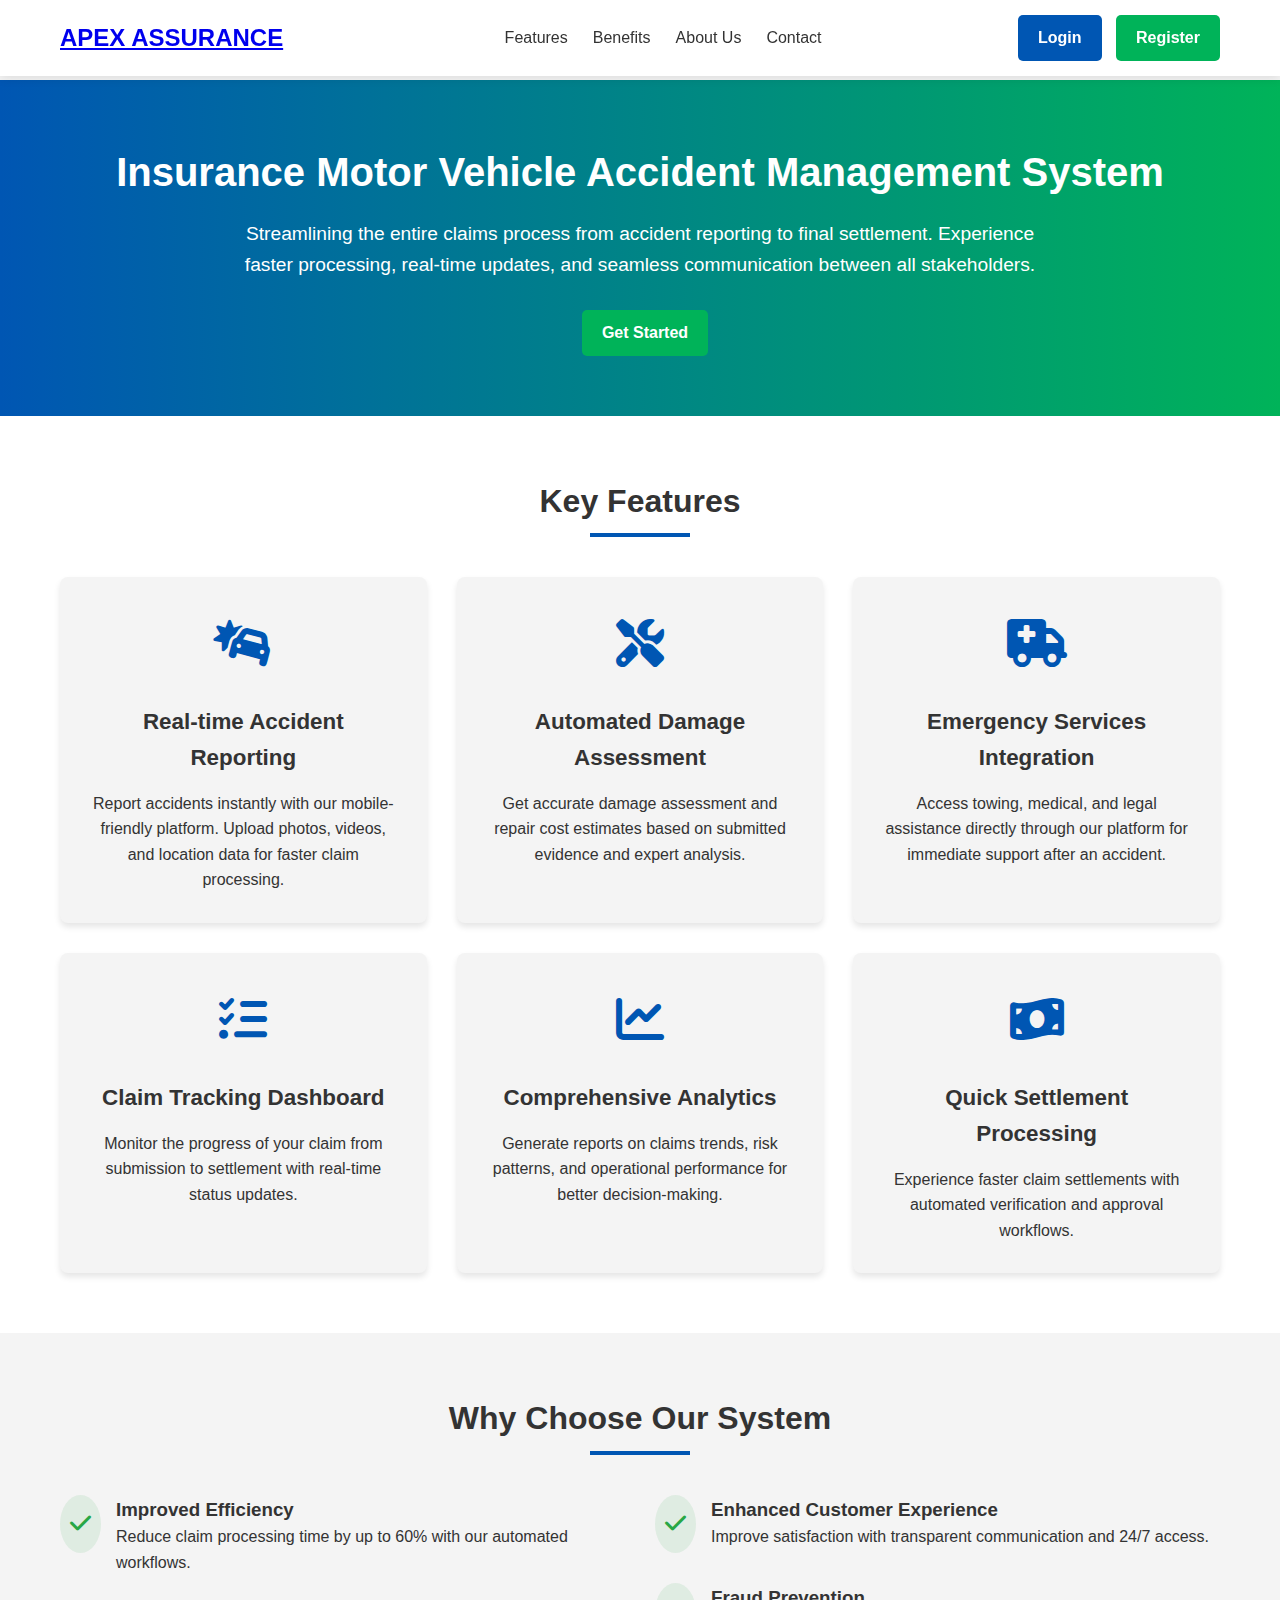
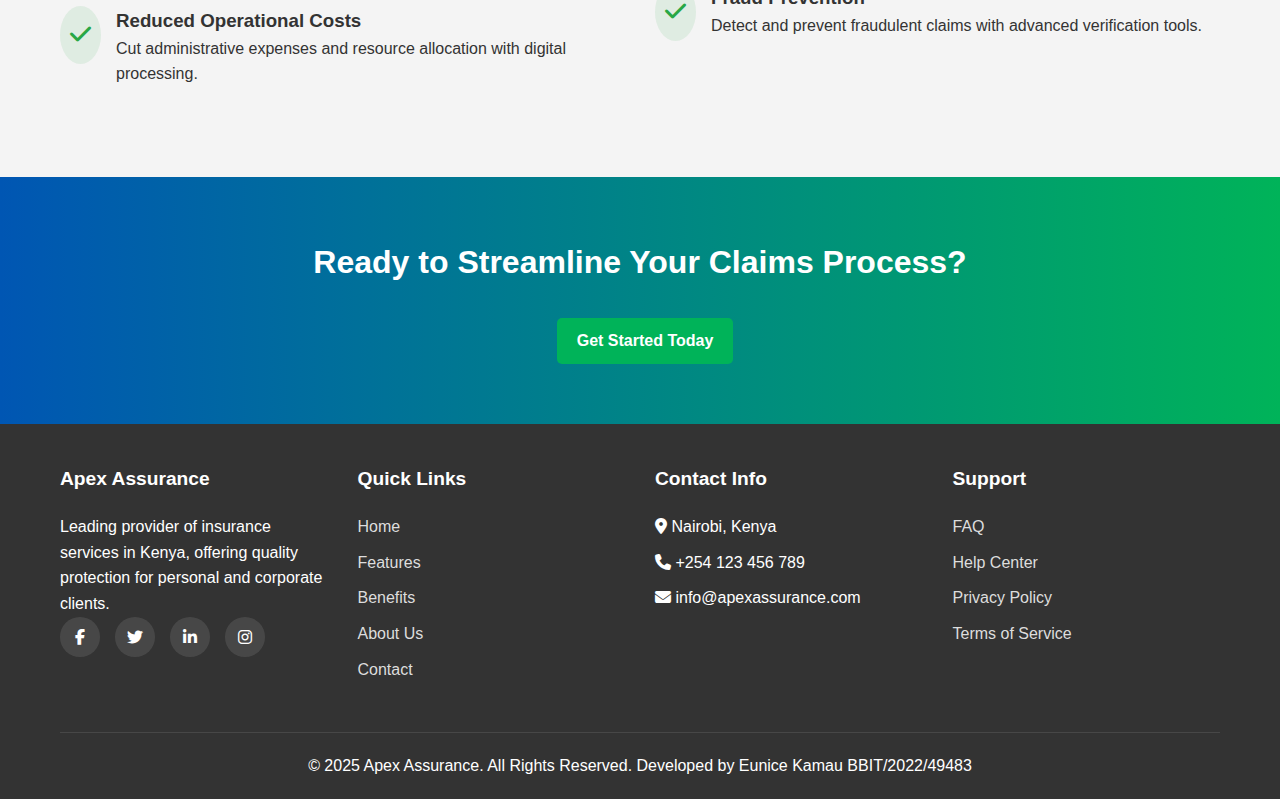
<file: index.html>
<!DOCTYPE html>
<html lang="en">
<head>
    <meta charset="UTF-8">
    <meta name="viewport" content="width=device-width, initial-scale=1.0">
    <title>Apex Assurance - Motor Vehicle Accident Management System</title>
    <link rel="stylesheet" href="https://cdnjs.cloudflare.com/ajax/libs/font-awesome/6.4.0/css/all.min.css">
    <style>
        * {
            margin: 0;
            padding: 0;
            box-sizing: border-box;
            font-family: 'Segoe UI', Tahoma, Geneva, Verdana, sans-serif;
        }
        
        :root {
            --primary-color: #0056b3;
            --secondary-color: #00b359;
            --dark-color: #333;
            --light-color: #f4f4f4;
            --danger-color: #dc3545;
            --success-color: #28a745;
        }
        
        body {
            line-height: 1.6;
            background-color: var(--light-color);
            color: var(--dark-color);
        }
        
        .container {
            max-width: 1200px;
            margin: 0 auto;
            padding: 0 20px;
        }
        
        /* Header Styles */
        header {
            background-color: #fff;
            box-shadow: 0 2px 10px rgba(0, 0, 0, 0.1);
            position: fixed;
            top: 0;
            width: 100%;
            z-index: 100;
        }
        
        .logo img {
            height: 50px;
        }
        
        nav {
            display: flex;
            justify-content: space-between;
            align-items: center;
            padding: 15px 0;
        }
        
        .nav-links {
            display: flex;
            list-style: none;
        }
        
        .nav-links li {
            margin-left: 25px;
        }
        
        .nav-links a {
            text-decoration: none;
            color: var(--dark-color);
            font-weight: 500;
            transition: color 0.3s;
        }
        
        .nav-links a:hover {
            color: var(--primary-color);
        }
        
        .btn {
            display: inline-block;
            padding: 10px 20px;
            cursor: pointer;
            border: none;
            border-radius: 5px;
            text-decoration: none;
            font-weight: bold;
            transition: background-color 0.3s, transform 0.3s;
        }
        
        .btn-primary {
            background-color: var(--primary-color);
            color: white;
        }
        
        .btn-primary:hover {
            background-color: #0045a2;
            transform: translateY(-2px);
        }
        
        .btn-secondary {
            background-color: var(--secondary-color);
            color: white;
            margin-left: 10px;
        }
        
        .btn-secondary:hover {
            background-color: #009e4c;
            transform: translateY(-2px);
        }
        
        /* Hero Section */
        .hero {
            margin-top: 80px;
            padding: 60px 0;
            background: linear-gradient(to right, #0056b3, #00b359);
            color: white;
            text-align: center;
        }
        
        .hero h1 {
            font-size: 2.5rem;
            margin-bottom: 15px;
        }
        
        .hero p {
            font-size: 1.2rem;
            max-width: 800px;
            margin: 0 auto 30px;
        }
        
        /* Features Section */
        .features {
            padding: 60px 0;
            background-color: white;
        }
        
        .section-title {
            text-align: center;
            margin-bottom: 50px;
            font-size: 2rem;
            position: relative;
        }
        
        .section-title::after {
            content: '';
            position: absolute;
            bottom: -10px;
            left: 50%;
            transform: translateX(-50%);
            width: 100px;
            height: 4px;
            background-color: var(--primary-color);
        }
        
        .features-grid {
            display: grid;
            grid-template-columns: repeat(auto-fit, minmax(300px, 1fr));
            gap: 30px;
        }
        
        .feature-card {
            background-color: var(--light-color);
            padding: 30px;
            border-radius: 8px;
            box-shadow: 0 4px 6px rgba(0, 0, 0, 0.1);
            text-align: center;
            transition: transform 0.3s;
        }
        
        .feature-card:hover {
            transform: translateY(-10px);
        }
        
        .feature-icon {
            font-size: 3rem;
            color: var(--primary-color);
            margin-bottom: 20px;
        }
        
        .feature-card h3 {
            margin-bottom: 15px;
            font-size: 1.4rem;
        }
        
        /* Benefits Section */
        .benefits {
            padding: 60px 0;
            background-color: var(--light-color);
        }
        
        .benefits-grid {
            display: grid;
            grid-template-columns: repeat(auto-fit, minmax(300px, 1fr));
            gap: 30px;
        }
        
        .benefit-item {
            display: flex;
            align-items: flex-start;
            margin-bottom: 30px;
        }
        
        .benefit-icon {
            font-size: 1.5rem;
            color: var(--success-color);
            margin-right: 15px;
            background-color: rgba(40, 167, 69, 0.1);
            padding: 10px;
            border-radius: 50%;
        }
        
        /* CTA Section */
        .cta {
            padding: 60px 0;
            background: linear-gradient(to right, #0056b3, #00b359);
            color: white;
            text-align: center;
        }
        
        .cta h2 {
            font-size: 2rem;
            margin-bottom: 30px;
        }
        
        /* Footer */
        footer {
            background-color: var(--dark-color);
            color: white;
            padding: 40px 0 20px;
        }
        
        .footer-columns {
            display: grid;
            grid-template-columns: repeat(auto-fit, minmax(200px, 1fr));
            gap: 30px;
            margin-bottom: 40px;
        }
        
        .footer-column h3 {
            font-size: 1.2rem;
            margin-bottom: 20px;
            position: relative;
        }
        
        .footer-column h3::after {
            content: '';
            position: absolute;
            bottom: -8px;
            left: 0;
            width: 50px;
            height: 2px;
            background-color: var (--secondary-color);
        }
        
        .footer-column ul {
            list-style: none;
        }
        
        .footer-column li {
            margin-bottom: 10px;
        }
        
        .footer-column a {
            color: #ddd;
            text-decoration: none;
            transition: color 0.3s;
        }
        
        .footer-column a:hover {
            color: var(--secondary-color);
        }
        
        .social-links {
            display: flex;
            gap: 15px;
        }
        
        .social-links a {
            color: white;
            background-color: rgba(255, 255, 255, 0.1);
            width: 40px;
            height: 40px;
            display: flex;
            align-items: center;
            justify-content: center;
            border-radius: 50%;
            transition: background-color 0.3s;
        }
        
        .social-links a:hover {
            background-color: var(--secondary-color);
        }
        
        .footer-bottom {
            text-align: center;
            padding-top: 20px;
            border-top: 1px solid rgba(255, 255, 255, 0.1);
        }
        
        /* Responsive Design */
        @media (max-width: 768px) {
            .nav-links {
                display: none;
            }
            
            .hero h1 {
                font-size: 2rem;
            }
            
            .hero p {
                font-size: 1rem;
            }
        }
    </style>
</head>
<body>
    <!-- Header with Navigation -->
    <header>
        <div class="container">
            <nav>
                <div class="logo">
                    <a href="index.html">
                        <h2>APEX ASSURANCE</h2>
                    </a>
                </div>
                <ul class="nav-links">
                    <li><a href="#features">Features</a></li>
                    <li><a href="#benefits">Benefits</a></li>
                    <li><a href="#about">About Us</a></li>
                    <li><a href="#contact">Contact</a></li>
                </ul>
                <div>
                    <a href="login.html" class="btn btn-primary">Login</a>
                    <a href="register.html" class="btn btn-secondary">Register</a>
                </div>
            </nav>
        </div>
    </header>

    <!-- Hero Section -->
    <section class="hero">
        <div class="container">
            <h1>Insurance Motor Vehicle Accident Management System</h1>
            <p>
                Streamlining the entire claims process from accident reporting to final settlement. Experience faster processing, 
                real-time updates, and seamless communication between all stakeholders.
            </p>
            <a href="register.html" class="btn btn-secondary">Get Started</a>
        </div>
    </section>

    <!-- Features Section -->
    <section class="features" id="features">
        <div class="container">
            <h2 class="section-title">Key Features</h2>
            <div class="features-grid">
                <div class="feature-card">
                    <div class="feature-icon">
                        <i class="fas fa-car-crash"></i>
                    </div>
                    <h3>Real-time Accident Reporting</h3>
                    <p>Report accidents instantly with our mobile-friendly platform. Upload photos, videos, and location data for faster claim processing.</p>
                </div>
                <div class="feature-card">
                    <div class="feature-icon">
                        <i class="fas fa-tools"></i>
                    </div>
                    <h3>Automated Damage Assessment</h3>
                    <p>Get accurate damage assessment and repair cost estimates based on submitted evidence and expert analysis.</p>
                </div>
                <div class="feature-card">
                    <div class="feature-icon">
                        <i class="fas fa-ambulance"></i>
                    </div>
                    <h3>Emergency Services Integration</h3>
                    <p>Access towing, medical, and legal assistance directly through our platform for immediate support after an accident.</p>
                </div>
                <div class="feature-card">
                    <div class="feature-icon">
                        <i class="fas fa-tasks"></i>
                    </div>
                    <h3>Claim Tracking Dashboard</h3>
                    <p>Monitor the progress of your claim from submission to settlement with real-time status updates.</p>
                </div>
                <div class="feature-card">
                    <div class="feature-icon">
                        <i class="fas fa-chart-line"></i>
                    </div>
                    <h3>Comprehensive Analytics</h3>
                    <p>Generate reports on claims trends, risk patterns, and operational performance for better decision-making.</p>
                </div>
                <div class="feature-card">
                    <div class="feature-icon">
                        <i class="fas fa-money-bill-wave"></i>
                    </div>
                    <h3>Quick Settlement Processing</h3>
                    <p>Experience faster claim settlements with automated verification and approval workflows.</p>
                </div>
            </div>
        </div>
    </section>

    <!-- Benefits Section -->
    <section class="benefits" id="benefits">
        <div class="container">
            <h2 class="section-title">Why Choose Our System</h2>
            <div class="benefits-grid">
                <div>
                    <div class="benefit-item">
                        <div class="benefit-icon">
                            <i class="fas fa-check"></i>
                        </div>
                        <div>
                            <h3>Improved Efficiency</h3>
                            <p>Reduce claim processing time by up to 60% with our automated workflows.</p>
                        </div>
                    </div>
                    <div class="benefit-item">
                        <div class="benefit-icon">
                            <i class="fas fa-check"></i>
                        </div>
                        <div>
                            <h3>Reduced Operational Costs</h3>
                            <p>Cut administrative expenses and resource allocation with digital processing.</p>
                        </div>
                    </div>
                </div>
                <div>
                    <div class="benefit-item">
                        <div class="benefit-icon">
                            <i class="fas fa-check"></i>
                        </div>
                        <div>
                            <h3>Enhanced Customer Experience</h3>
                            <p>Improve satisfaction with transparent communication and 24/7 access.</p>
                        </div>
                    </div>
                    <div class="benefit-item">
                        <div class="benefit-icon">
                            <i class="fas fa-check"></i>
                        </div>
                        <div>
                            <h3>Fraud Prevention</h3>
                            <p>Detect and prevent fraudulent claims with advanced verification tools.</p>
                        </div>
                    </div>
                </div>
            </div>
        </div>
    </section>

    <!-- Call to Action -->
    <section class="cta">
        <div class="container">
            <h2>Ready to Streamline Your Claims Process?</h2>
            <a href="register.html" class="btn btn-secondary">Get Started Today</a>
        </div>
    </section>

    <!-- Footer -->
    <footer>
        <div class="container">
            <div class="footer-columns">
                <div class="footer-column">
                    <h3>Apex Assurance</h3>
                    <p>Leading provider of insurance services in Kenya, offering quality protection for personal and corporate clients.</p>
                    <div class="social-links">
                        <a href="#"><i class="fab fa-facebook-f"></i></a>
                        <a href="#"><i class="fab fa-twitter"></i></a>
                        <a href="#"><i class="fab fa-linkedin-in"></i></a>
                        <a href="#"><i class="fab fa-instagram"></i></a>
                    </div>
                </div>
                <div class="footer-column">
                    <h3>Quick Links</h3>
                    <ul>
                        <li><a href="#">Home</a></li>
                        <li><a href="#features">Features</a></li>
                        <li><a href="#benefits">Benefits</a></li>
                        <li><a href="#about">About Us</a></li>
                        <li><a href="#contact">Contact</a></li>
                    </ul>
                </div>
                <div class="footer-column">
                    <h3>Contact Info</h3>
                    <ul>
                        <li><i class="fas fa-map-marker-alt"></i> Nairobi, Kenya</li>
                        <li><i class="fas fa-phone"></i> +254 123 456 789</li>
                        <li><i class="fas fa-envelope"></i> info@apexassurance.com</li>
                    </ul>
                </div>
                <div class="footer-column">
                    <h3>Support</h3>
                    <ul>
                        <li><a href="#">FAQ</a></li>
                        <li><a href="#">Help Center</a></li>
                        <li><a href="#">Privacy Policy</a></li>
                        <li><a href="#">Terms of Service</a></li>
                    </ul>
                </div>
            </div>
            <div class="footer-bottom">
                <p>&copy; 2025 Apex Assurance. All Rights Reserved. Developed by Eunice Kamau BBIT/2022/49483</p>
            </div>
        </div>
    </footer>
</body>
</html>
</file>
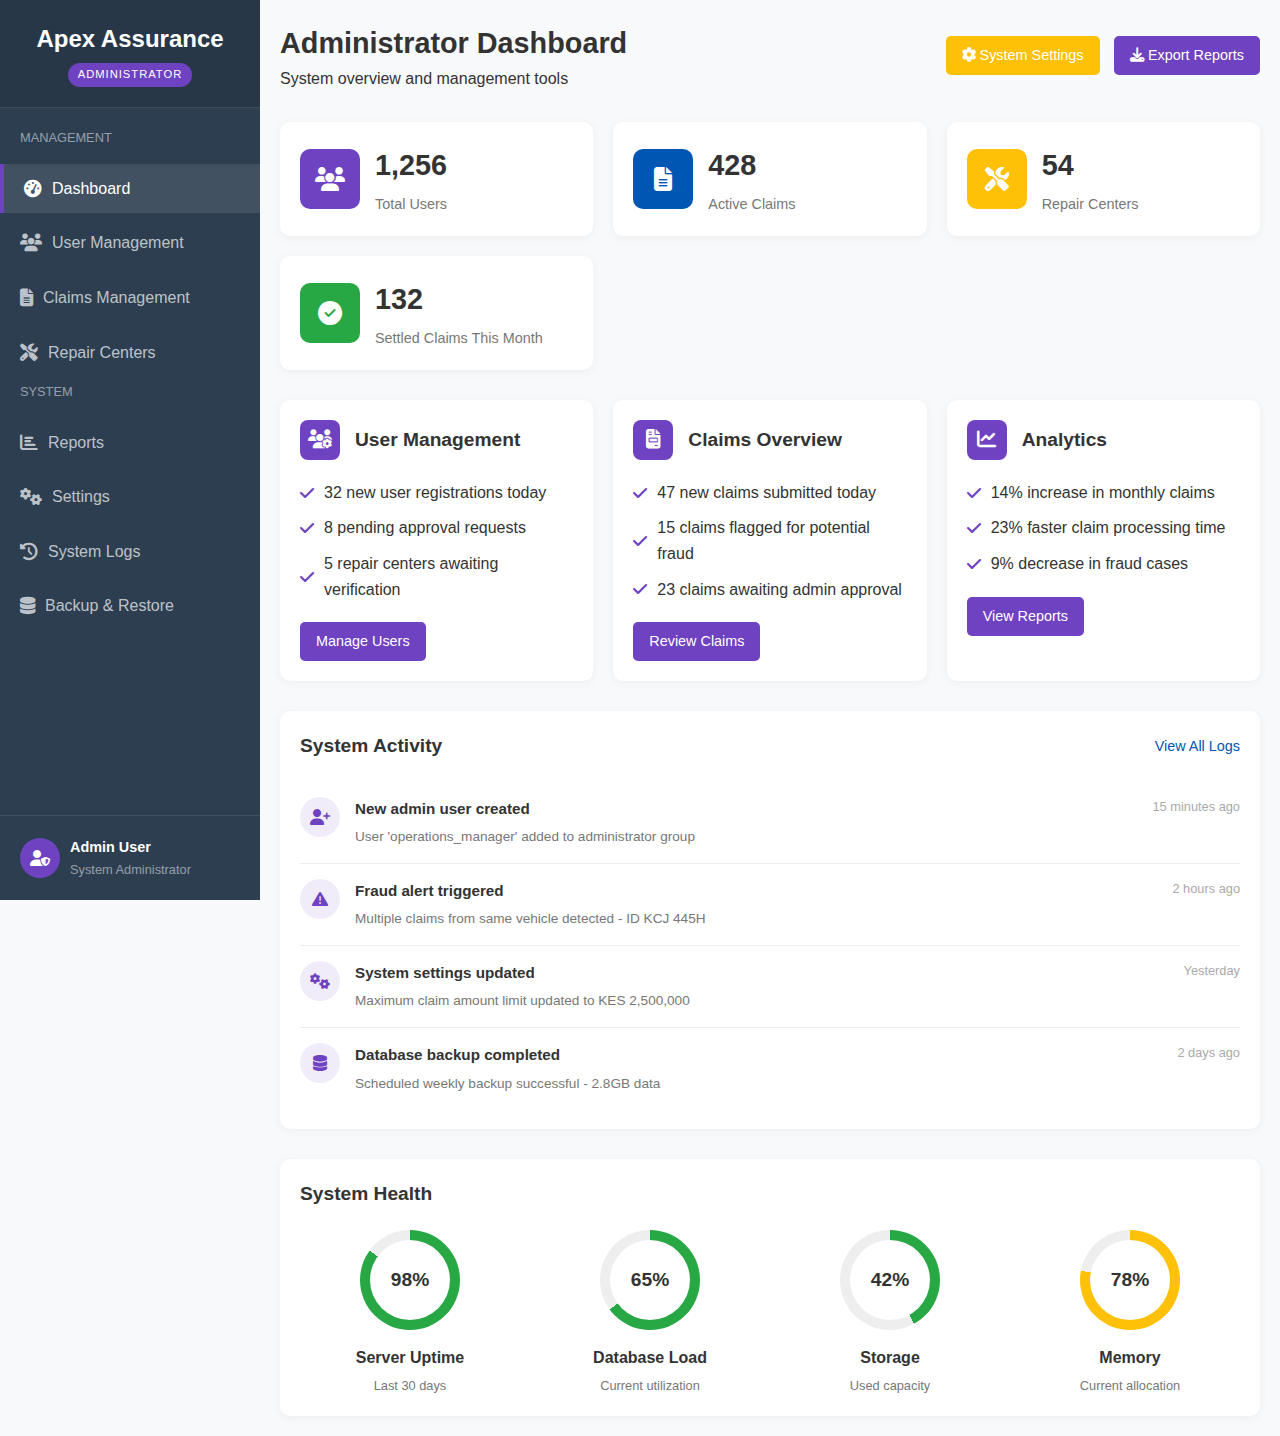
<file: admin/index.html>
<!DOCTYPE html>
<html lang="en">
<head>
    <meta charset="UTF-8">
    <meta name="viewport" content="width=device-width, initial-scale=1.0">
    <title>Admin Dashboard - Apex Assurance</title>
    <link rel="stylesheet" href="https://cdnjs.cloudflare.com/ajax/libs/font-awesome/6.4.0/css/all.min.css">
    <style>
        * {
            margin: 0;
            padding: 0;
            box-sizing: border-box;
            font-family: 'Segoe UI', Tahoma, Geneva, Verdana, sans-serif;
        }
        
        :root {
            --primary-color: #0056b3;
            --secondary-color: #00b359;
            --dark-color: #333;
            --light-color: #f4f4f4;
            --sidebar-color: #2c3e50;
            --danger-color: #dc3545;
            --success-color: #28a745;
            --warning-color: #ffc107;
            --info-color: #17a2b8;
            --admin-color: #6f42c1;
        }
        
        body {
            line-height: 1.6;
            background-color: #f8f9fa;
            color: var(--dark-color);
        }
        
        .dashboard-container {
            display: flex;
            min-height: 100vh;
        }
        
        /* Sidebar */
        .sidebar {
            width: 260px;
            background-color: var(--sidebar-color);
            color: white;
            position: fixed;
            height: 100vh;
            overflow-y: auto;
            transition: all 0.3s;
        }
        
        .sidebar-header {
            padding: 20px;
            text-align: center;
            border-bottom: 1px solid rgba(255, 255, 255, 0.1);
            background-color: rgba(0, 0, 0, 0.1);
        }
        
        .sidebar-header h2 {
            color: white;
            font-size: 1.5rem;
        }
        
        .sidebar-header .role-badge {
            background-color: var(--admin-color);
            color: white;
            font-size: 0.7rem;
            padding: 3px 10px;
            border-radius: 20px;
            display: inline-block;
            margin-top: 5px;
            text-transform: uppercase;
            letter-spacing: 1px;
        }
        
        .sidebar-menu {
            padding: 20px 0;
        }
        
        .menu-category {
            margin-bottom: 15px;
            padding: 0 20px;
            font-size: 0.8rem;
            text-transform: uppercase;
            color: rgba(255, 255, 255, 0.5);
        }
        
        .sidebar-menu ul {
            list-style: none;
        }
        
        .sidebar-menu li {
            margin-bottom: 5px;
        }
        
        .sidebar-menu a {
            display: flex;
            align-items: center;
            padding: 12px 20px;
            color: rgba(255, 255, 255, 0.7);
            text-decoration: none;
            transition: all 0.3s;
        }
        
        .sidebar-menu a:hover, 
        .sidebar-menu a.active {
            background-color: rgba(255, 255, 255, 0.1);
            color: white;
            border-left: 4px solid var(--admin-color);
        }
        
        .sidebar-menu i {
            margin-right: 10px;
            font-size: 1.1rem;
        }
        
        .sidebar-footer {
            padding: 20px;
            border-top: 1px solid rgba(255, 255, 255, 0.1);
            position: absolute;
            bottom: 0;
            width: 100%;
        }
        
        .user-info {
            display: flex;
            align-items: center;
        }
        
        .user-avatar {
            width: 40px;
            height: 40px;
            border-radius: 50%;
            overflow: hidden;
            margin-right: 10px;
            background-color: var(--admin-color);
            display: flex;
            align-items: center;
            justify-content: center;
            font-weight: bold;
        }
        
        .user-details {
            flex: 1;
        }
        
        .user-name {
            font-weight: bold;
            font-size: 0.9rem;
        }
        
        .user-role {
            font-size: 0.8rem;
            color: rgba(255, 255, 255, 0.5);
        }
        
        /* Main Content */
        .main-content {
            flex: 1;
            margin-left: 260px;
            padding: 20px;
            transition: all 0.3s;
        }
        
        .content-header {
            display: flex;
            justify-content: space-between;
            align-items: center;
            margin-bottom: 30px;
        }
        
        .content-title h1 {
            font-size: 1.8rem;
            font-weight: 600;
        }
        
        .header-actions .btn {
            margin-left: 10px;
        }
        
        .btn {
            display: inline-block;
            padding: 8px 16px;
            background-color: var(--primary-color);
            color: white;
            border: none;
            border-radius: 5px;
            cursor: pointer;
            text-decoration: none;
            font-size: 0.9rem;
            font-weight: 500;
            transition: all 0.3s;
        }
        
        .btn:hover {
            background-color: #0045a2;
        }
        
        .btn-warning {
            background-color: var(--warning-color);
        }
        
        .btn-warning:hover {
            background-color: #e0a800;
        }
        
        .btn-success {
            background-color: var(--success-color);
        }
        
        .btn-success:hover {
            background-color: #218838;
        }
        
        .btn-danger {
            background-color: var(--danger-color);
        }
        
        .btn-danger:hover {
            background-color: #c82333;
        }
        
        .btn-admin {
            background-color: var(--admin-color);
        }
        
        .btn-admin:hover {
            background-color: #5a32a3;
        }
        
        /* Dashboard Stats */
        .dashboard-stats {
            display: grid;
            grid-template-columns: repeat(auto-fit, minmax(250px, 1fr));
            gap: 20px;
            margin-bottom: 30px;
        }
        
        .stat-card {
            background-color: white;
            border-radius: 10px;
            box-shadow: 0 2px 10px rgba(0, 0, 0, 0.05);
            padding: 20px;
            display: flex;
            align-items: center;
        }
        
        .stat-icon {
            width: 60px;
            height: 60px;
            border-radius: 10px;
            display: flex;
            align-items: center;
            justify-content: center;
            margin-right: 15px;
            font-size: 1.5rem;
            color: white;
        }
        
        .stat-icon.purple {
            background-color: var(--admin-color);
        }
        
        .stat-icon.primary {
            background-color: var(--primary-color);
        }
        
        .stat-icon.success {
            background-color: var(--success-color);
        }
        
        .stat-icon.warning {
            background-color: var(--warning-color);
        }
        
        .stat-icon.danger {
            background-color: var(--danger-color);
        }
        
        .stat-details h3 {
            font-size: 1.8rem;
            font-weight: bold;
            margin-bottom: 5px;
        }
        
        .stat-details p {
            color: #777;
            font-size: 0.9rem;
            margin: 0;
        }
        
        /* Admin Modules */
        .admin-modules {
            display: grid;
            grid-template-columns: repeat(auto-fit, minmax(300px, 1fr));
            gap: 20px;
            margin-bottom: 30px;
        }
        
        .module-card {
            background-color: white;
            border-radius: 10px;
            box-shadow: 0 2px 10px rgba(0, 0, 0, 0.05);
            padding: 20px;
            transition: transform 0.3s;
        }
        
        .module-card:hover {
            transform: translateY(-5px);
        }
        
        .module-header {
            display: flex;
            align-items: center;
            margin-bottom: 20px;
        }
        
        .module-icon {
            width: 40px;
            height: 40px;
            border-radius: 8px;
            display: flex;
            align-items: center;
            justify-content: center;
            margin-right: 15px;
            font-size: 1.2rem;
            color: white;
            background-color: var(--admin-color);
        }
        
        .module-title h3 {
            font-size: 1.2rem;
            margin: 0;
        }
        
        .module-content ul {
            list-style: none;
            margin-bottom: 20px;
        }
        
        .module-content li {
            margin-bottom: 10px;
            display: flex;
            align-items: center;
        }
        
        .module-content li i {
            margin-right: 10px;
            color: var(--admin-color);
        }
        
        /* Recent Activity */
        .recent-activity {
            background-color: white;
            border-radius: 10px;
            box-shadow: 0 2px 10px rgba(0, 0, 0, 0.05);
            padding: 20px;
            margin-bottom: 30px;
        }
        
        .section-header {
            display: flex;
            justify-content: space-between;
            align-items: center;
            margin-bottom: 20px;
        }
        
        .section-header h2 {
            font-size: 1.2rem;
            font-weight: 600;
        }
        
        .view-all {
            color: var(--primary-color);
            text-decoration: none;
            font-size: 0.9rem;
            font-weight: 500;
        }
        
        .view-all:hover {
            text-decoration: underline;
        }
        
        .activity-list {
            list-style: none;
        }
        
        .activity-item {
            display: flex;
            align-items: flex-start;
            padding: 15px 0;
            border-bottom: 1px solid #eee;
        }
        
        .activity-item:last-child {
            border-bottom: none;
        }
        
        .activity-icon {
            width: 40px;
            height: 40px;
            border-radius: 50%;
            background-color: rgba(111, 66, 193, 0.1);
            display: flex;
            align-items: center;
            justify-content: center;
            margin-right: 15px;
            color: var(--admin-color);
        }
        
        .activity-content {
            flex: 1;
        }
        
        .activity-content h4 {
            font-size: 0.95rem;
            margin-bottom: 5px;
        }
        
        .activity-content p {
            color: #777;
            font-size: 0.85rem;
            margin: 0;
        }
        
        .activity-time {
            font-size: 0.8rem;
            color: #aaa;
            white-space: nowrap;
            margin-left: 15px;
        }
        
        /* System Health */
        .system-health {
            background-color: white;
            border-radius: 10px;
            box-shadow: 0 2px 10px rgba(0, 0, 0, 0.05);
            padding: 20px;
        }
        
        .health-metrics {
            display: grid;
            grid-template-columns: repeat(auto-fit, minmax(200px, 1fr));
            gap: 20px;
        }
        
        .health-item {
            text-align: center;
        }
        
        .health-chart {
            width: 100px;
            height: 100px;
            border-radius: 50%;
            background: conic-gradient(var(--success-color) 85%, #eee 0);
            margin: 0 auto 15px;
            display: flex;
            align-items: center;
            justify-content: center;
            position: relative;
        }
        
        .health-chart::after {
            content: '';
            position: absolute;
            width: 80px;
            height: 80px;
            border-radius: 50%;
            background-color: white;
        }
        
        .health-chart span {
            position: relative;
            z-index: 1;
            font-size: 1.2rem;
            font-weight: bold;
        }
        
        .health-item h4 {
            font-size: 1rem;
            margin-bottom: 5px;
        }
        
        .health-item p {
            color: #777;
            font-size: 0.8rem;
            margin: 0;
        }
        
        /* Responsive Design */
        @media (max-width: 991px) {
            .sidebar {
                width: 70px;
            }
            
            .sidebar-header h2, 
            .sidebar-header .role-badge,
            .sidebar-menu span, 
            .user-details, 
            .menu-category {
                display: none;
            }
            
            .sidebar-menu a {
                justify-content: center;
                padding: 15px;
            }
            
            .sidebar-menu i {
                margin-right: 0;
                font-size: 1.3rem;
            }
            
            .sidebar-footer {
                padding: 10px;
            }
            
            .user-avatar {
                margin-right: 0;
            }
            
            .main-content {
                margin-left: 70px;
            }
        }
        
        @media (max-width: 768px) {
            .dashboard-stats,
            .admin-modules {
                grid-template-columns: 1fr;
            }
            
            .health-metrics {
                grid-template-columns: 1fr 1fr;
            }
            
            .content-header {
                flex-direction: column;
                align-items: flex-start;
            }
            
            .header-actions {
                margin-top: 15px;
            }
        }
        
        @media (max-width: 576px) {
            .health-metrics {
                grid-template-columns: 1fr;
            }
        }
    </style>
</head>
<body>
    <div class="dashboard-container">
        <!-- Sidebar -->
        <aside class="sidebar">
            <div class="sidebar-header">
                <h2>Apex Assurance</h2>
                <div class="role-badge">Administrator</div>
            </div>
            <div class="sidebar-menu">
                <div class="menu-category">Management</div>
                <ul>
                    <li>
                        <a href="index.html" class="active">
                            <i class="fas fa-tachometer-alt"></i>
                            <span>Dashboard</span>
                        </a>
                    </li>
                    <li>
                        <a href="users.html">
                            <i class="fas fa-users"></i>
                            <span>User Management</span>
                        </a>
                    </li>
                    <li>
                        <a href="claims-management.html">
                            <i class="fas fa-file-alt"></i>
                            <span>Claims Management</span>
                        </a>
                    </li>
                    <li>
                        <a href="repair-centers.html">
                            <i class="fas fa-tools"></i>
                            <span>Repair Centers</span>
                        </a>
                    </li>
                </ul>
                <div class="menu-category">System</div>
                <ul>
                    <li>
                        <a href="reports.html">
                            <i class="fas fa-chart-bar"></i>
                            <span>Reports</span>
                        </a>
                    </li>
                    <li>
                        <a href="settings.html">
                            <i class="fas fa-cogs"></i>
                            <span>Settings</span>
                        </a>
                    </li>
                    <li>
                        <a href="logs.html">
                            <i class="fas fa-history"></i>
                            <span>System Logs</span>
                        </a>
                    </li>
                    <li>
                        <a href="backup.html">
                            <i class="fas fa-database"></i>
                            <span>Backup & Restore</span>
                        </a>
                    </li>
                </ul>
            </div>
            <div class="sidebar-footer">
                <div class="user-info">
                    <div class="user-avatar">
                        <i class="fas fa-user-shield"></i>
                    </div>
                    <div class="user-details">
                        <div class="user-name">Admin User</div>
                        <div class="user-role">System Administrator</div>
                    </div>
                </div>
            </div>
        </aside>

        <!-- Main Content -->
        <main class="main-content">
            <div class="content-header">
                <div class="content-title">
                    <h1>Administrator Dashboard</h1>
                    <p>System overview and management tools</p>
                </div>
                <div class="header-actions">
                    <a href="settings.html" class="btn btn-warning">
                        <i class="fas fa-cog"></i> System Settings
                    </a>
                    <a href="reports.html" class="btn btn-admin">
                        <i class="fas fa-download"></i> Export Reports
                    </a>
                </div>
            </div>

            <!-- Dashboard Stats -->
            <div class="dashboard-stats">
                <div class="stat-card">
                    <div class="stat-icon purple">
                        <i class="fas fa-users"></i>
                    </div>
                    <div class="stat-details">
                        <h3>1,256</h3>
                        <p>Total Users</p>
                    </div>
                </div>
                <div class="stat-card">
                    <div class="stat-icon primary">
                        <i class="fas fa-file-alt"></i>
                    </div>
                    <div class="stat-details">
                        <h3>428</h3>
                        <p>Active Claims</p>
                    </div>
                </div>
                <div class="stat-card">
                    <div class="stat-icon warning">
                        <i class="fas fa-tools"></i>
                    </div>
                    <div class="stat-details">
                        <h3>54</h3>
                        <p>Repair Centers</p>
                    </div>
                </div>
                <div class="stat-card">
                    <div class="stat-icon success">
                        <i class="fas fa-check-circle"></i>
                    </div>
                    <div class="stat-details">
                        <h3>132</h3>
                        <p>Settled Claims This Month</p>
                    </div>
                </div>
            </div>

            <!-- Admin Modules -->
            <div class="admin-modules">
                <div class="module-card">
                    <div class="module-header">
                        <div class="module-icon">
                            <i class="fas fa-users-cog"></i>
                        </div>
                        <div class="module-title">
                            <h3>User Management</h3>
                        </div>
                    </div>
                    <div class="module-content">
                        <ul>
                            <li><i class="fas fa-check"></i> 32 new user registrations today</li>
                            <li><i class="fas fa-check"></i> 8 pending approval requests</li>
                            <li><i class="fas fa-check"></i> 5 repair centers awaiting verification</li>
                        </ul>
                        <a href="users.html" class="btn btn-admin">Manage Users</a>
                    </div>
                </div>
                <div class="module-card">
                    <div class="module-header">
                        <div class="module-icon">
                            <i class="fas fa-file-invoice"></i>
                        </div>
                        <div class="module-title">
                            <h3>Claims Overview</h3>
                        </div>
                    </div>
                    <div class="module-content">
                        <ul>
                            <li><i class="fas fa-check"></i> 47 new claims submitted today</li>
                            <li><i class="fas fa-check"></i> 15 claims flagged for potential fraud</li>
                            <li><i class="fas fa-check"></i> 23 claims awaiting admin approval</li>
                        </ul>
                        <a href="claims-management.html" class="btn btn-admin">Review Claims</a>
                    </div>
                </div>
                <div class="module-card">
                    <div class="module-header">
                        <div class="module-icon">
                            <i class="fas fa-chart-line"></i>
                        </div>
                        <div class="module-title">
                            <h3>Analytics</h3>
                        </div>
                    </div>
                    <div class="module-content">
                        <ul>
                            <li><i class="fas fa-check"></i> 14% increase in monthly claims</li>
                            <li><i class="fas fa-check"></i> 23% faster claim processing time</li>
                            <li><i class="fas fa-check"></i> 9% decrease in fraud cases</li>
                        </ul>
                        <a href="reports.html" class="btn btn-admin">View Reports</a>
                    </div>
                </div>
            </div>

            <!-- Recent Activity -->
            <div class="recent-activity">
                <div class="section-header">
                    <h2>System Activity</h2>
                    <a href="logs.html" class="view-all">View All Logs</a>
                </div>
                <ul class="activity-list">
                    <li class="activity-item">
                        <div class="activity-icon">
                            <i class="fas fa-user-plus"></i>
                        </div>
                        <div class="activity-content">
                            <h4>New admin user created</h4>
                            <p>User 'operations_manager' added to administrator group</p>
                        </div>
                        <div class="activity-time">
                            15 minutes ago
                        </div>
                    </li>
                    <li class="activity-item">
                        <div class="activity-icon">
                            <i class="fas fa-exclamation-triangle"></i>
                        </div>
                        <div class="activity-content">
                            <h4>Fraud alert triggered</h4>
                            <p>Multiple claims from same vehicle detected - ID KCJ 445H</p>
                        </div>
                        <div class="activity-time">
                            2 hours ago
                        </div>
                    </li>
                    <li class="activity-item">
                        <div class="activity-icon">
                            <i class="fas fa-cogs"></i>
                        </div>
                        <div class="activity-content">
                            <h4>System settings updated</h4>
                            <p>Maximum claim amount limit updated to KES 2,500,000</p>
                        </div>
                        <div class="activity-time">
                            Yesterday
                        </div>
                    </li>
                    <li class="activity-item">
                        <div class="activity-icon">
                            <i class="fas fa-database"></i>
                        </div>
                        <div class="activity-content">
                            <h4>Database backup completed</h4>
                            <p>Scheduled weekly backup successful - 2.8GB data</p>
                        </div>
                        <div class="activity-time">
                            2 days ago
                        </div>
                    </li>
                </ul>
            </div>

            <!-- System Health -->
            <div class="system-health">
                <div class="section-header">
                    <h2>System Health</h2>
                </div>
                <div class="health-metrics">
                    <div class="health-item">
                        <div class="health-chart">
                            <span>98%</span>
                        </div>
                        <h4>Server Uptime</h4>
                        <p>Last 30 days</p>
                    </div>
                    <div class="health-item">
                        <div class="health-chart" style="background: conic-gradient(var(--success-color) 65%, #eee 0);">
                            <span>65%</span>
                        </div>
                        <h4>Database Load</h4>
                        <p>Current utilization</p>
                    </div>
                    <div class="health-item">
                        <div class="health-chart" style="background: conic-gradient(var(--success-color) 42%, #eee 0);">
                            <span>42%</span>
                        </div>
                        <h4>Storage</h4>
                        <p>Used capacity</p>
                    </div>
                    <div class="health-item">
                        <div class="health-chart" style="background: conic-gradient(var(--warning-color) 78%, #eee 0);">
                            <span>78%</span>
                        </div>
                        <h4>Memory</h4>
                        <p>Current allocation</p>
                    </div>
                </div>
            </div>
        </main>
    </div>
</body>
</html>
</file>
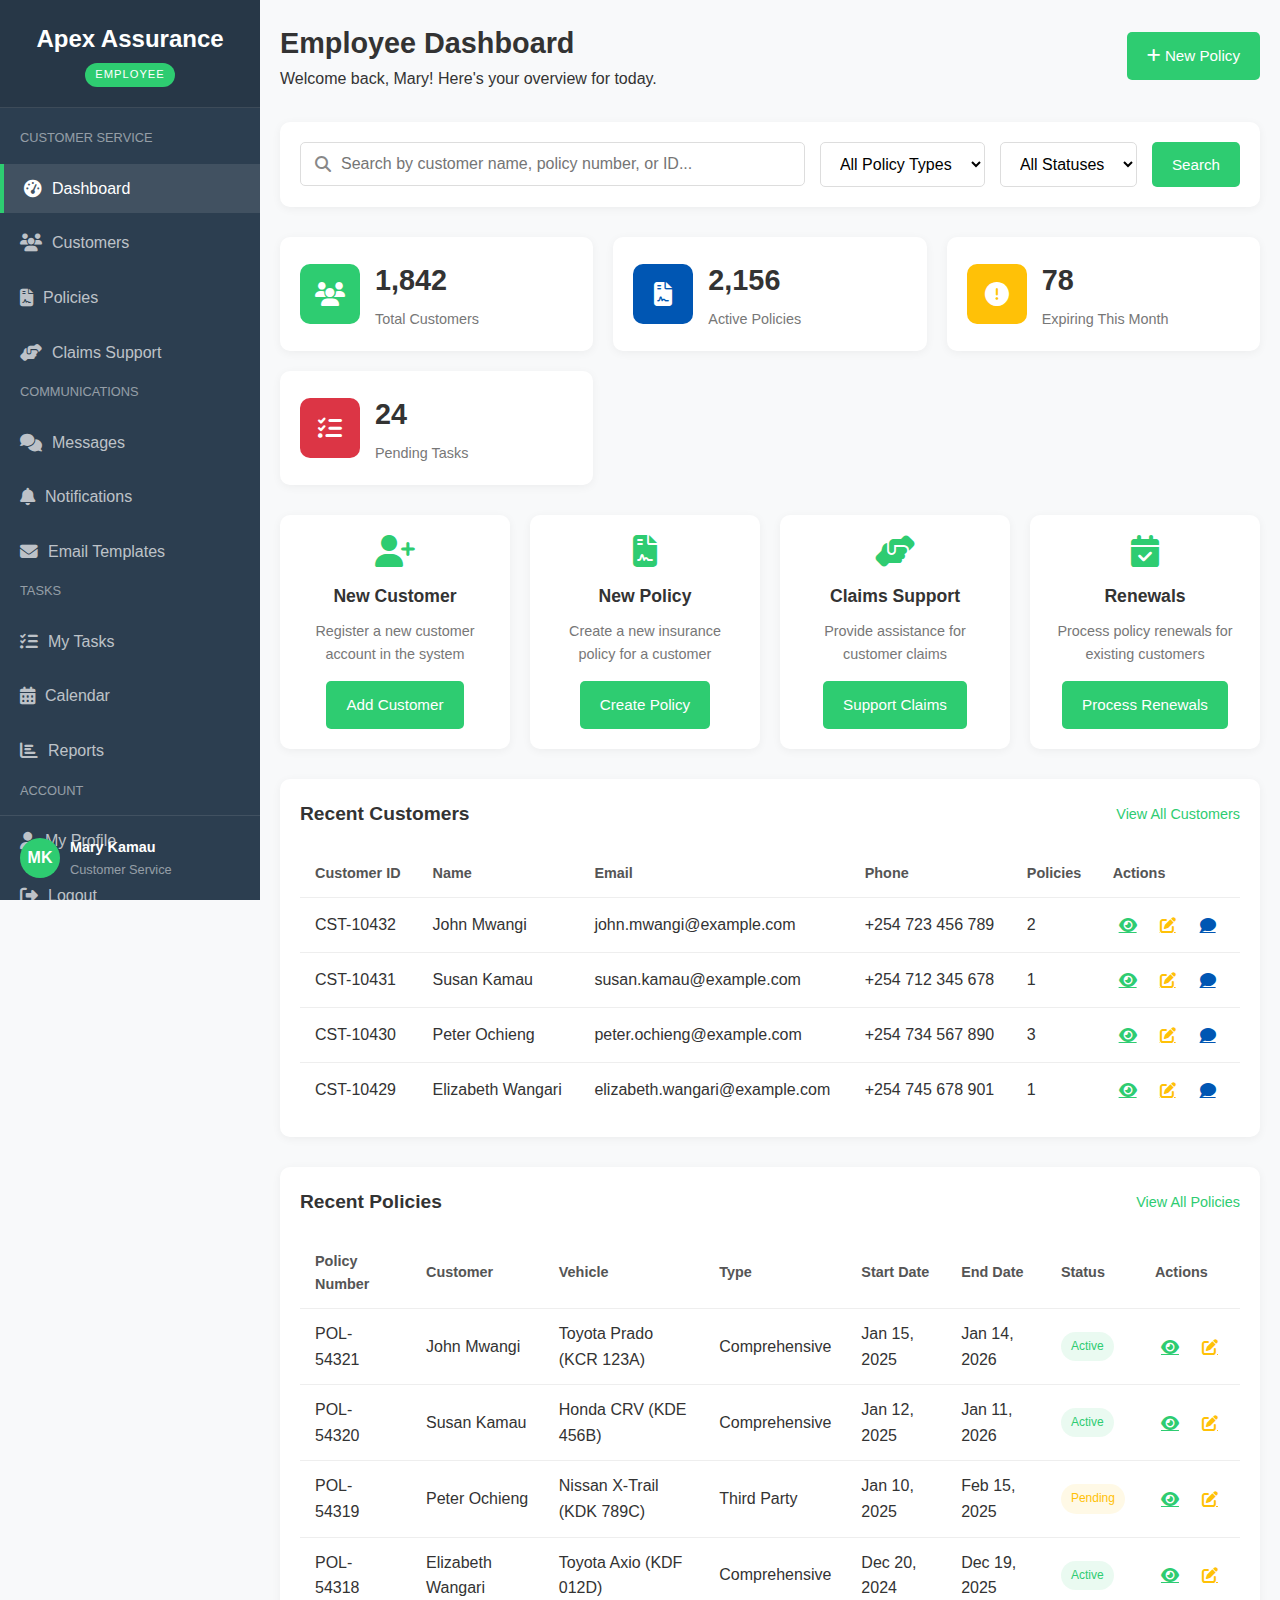
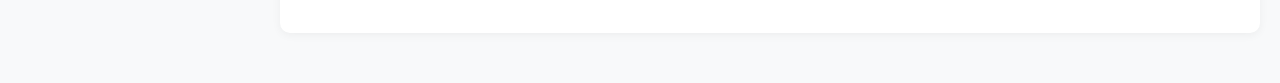
<file: employees/index.html>
<!DOCTYPE html>
<html lang="en">
<head>
    <meta charset="UTF-8">
    <meta name="viewport" content="width=device-width, initial-scale=1.0">
    <title>Employee Dashboard - Apex Assurance</title>
    <link rel="stylesheet" href="https://cdnjs.cloudflare.com/ajax/libs/font-awesome/6.4.0/css/all.min.css">
    <style>
        * {
            margin: 0;
            padding: 0;
            box-sizing: border-box;
            font-family: 'Segoe UI', Tahoma, Geneva, Verdana, sans-serif;
        }
        
        :root {
            --primary-color: #0056b3;
            --secondary-color: #00b359;
            --dark-color: #333;
            --light-color: #f4f4f4;
            --sidebar-color: #2c3e50;
            --danger-color: #dc3545;
            --success-color: #28a745;
            --warning-color: #ffc107;
            --info-color: #17a2b8;
            --employee-color: #2ecc71;
        }
        
        body {
            line-height: 1.6;
            background-color: #f8f9fa;
            color: var(--dark-color);
        }
        
        .dashboard-container {
            display: flex;
            min-height: 100vh;
        }
        
        /* Sidebar */
        .sidebar {
            width: 260px;
            background-color: var(--sidebar-color);
            color: white;
            position: fixed;
            height: 100vh;
            overflow-y: auto;
            transition: all 0.3s;
        }
        
        .sidebar-header {
            padding: 20px;
            text-align: center;
            border-bottom: 1px solid rgba(255, 255, 255, 0.1);
            background-color: rgba(0, 0, 0, 0.1);
        }
        
        .sidebar-header h2 {
            color: white;
            font-size: 1.5rem;
        }
        
        .sidebar-header .role-badge {
            background-color: var(--employee-color);
            color: white;
            font-size: 0.7rem;
            padding: 3px 10px;
            border-radius: 20px;
            display: inline-block;
            margin-top: 5px;
            text-transform: uppercase;
            letter-spacing: 1px;
        }
        
        .sidebar-menu {
            padding: 20px 0;
        }
        
        .menu-category {
            margin-bottom: 15px;
            padding: 0 20px;
            font-size: 0.8rem;
            text-transform: uppercase;
            color: rgba(255, 255, 255, 0.5);
        }
        
        .sidebar-menu ul {
            list-style: none;
        }
        
        .sidebar-menu li {
            margin-bottom: 5px;
        }
        
        .sidebar-menu a {
            display: flex;
            align-items: center;
            padding: 12px 20px;
            color: rgba(255, 255, 255, 0.7);
            text-decoration: none;
            transition: all 0.3s;
        }
        
        .sidebar-menu a:hover, 
        .sidebar-menu a.active {
            background-color: rgba(255, 255, 255, 0.1);
            color: white;
            border-left: 4px solid var(--employee-color);
        }
        
        .sidebar-menu i {
            margin-right: 10px;
            font-size: 1.1rem;
        }
        
        .sidebar-footer {
            padding: 20px;
            border-top: 1px solid rgba(255, 255, 255, 0.1);
            position: absolute;
            bottom: 0;
            width: 100%;
        }
        
        .user-info {
            display: flex;
            align-items: center;
        }
        
        .user-avatar {
            width: 40px;
            height: 40px;
            border-radius: 50%;
            overflow: hidden;
            margin-right: 10px;
            background-color: var(--employee-color);
            display: flex;
            align-items: center;
            justify-content: center;
            font-weight: bold;
        }
        
        .user-details {
            flex: 1;
        }
        
        .user-name {
            font-weight: bold;
            font-size: 0.9rem;
        }
        
        .user-role {
            font-size: 0.8rem;
            color: rgba(255, 255, 255, 0.5);
        }
        
        /* Main Content */
        .main-content {
            flex: 1;
            margin-left: 260px;
            padding: 20px;
            transition: all 0.3s;
        }
        
        .content-header {
            display: flex;
            justify-content: space-between;
            align-items: center;
            margin-bottom: 30px;
        }
        
        .content-title h1 {
            font-size: 1.8rem;
            font-weight: 600;
        }
        
        .header-actions .btn {
            margin-left: 10px;
        }
        
        /* Search Bar */
        .search-container {
            background-color: white;
            border-radius: 10px;
            box-shadow: 0 2px 10px rgba(0, 0, 0, 0.05);
            padding: 20px;
            margin-bottom: 30px;
        }
        
        .search-form {
            display: flex;
            gap: 15px;
        }
        
        .search-input {
            flex: 1;
            position: relative;
        }
        
        .search-input input {
            width: 100%;
            padding: 12px 15px 12px 40px;
            border: 1px solid #ddd;
            border-radius: 5px;
            font-size: 1rem;
            transition: border-color 0.3s;
        }
        
        .search-input i {
            position: absolute;
            top: 50%;
            left: 15px;
            transform: translateY(-50%);
            color: #888;
        }
        
        .search-input input:focus {
            border-color: var(--employee-color);
            outline: none;
        }
        
        .search-filters select {
            padding: 12px 15px;
            border: 1px solid #ddd;
            border-radius: 5px;
            font-size: 1rem;
            transition: border-color 0.3s;
            background-color: white;
        }
        
        .search-filters select:focus {
            border-color: var(--employee-color);
            outline: none;
        }
        
        .btn {
            display: inline-block;
            padding: 12px 20px;
            background-color: var(--primary-color);
            color: white;
            border: none;
            border-radius: 5px;
            cursor: pointer;
            text-decoration: none;
            font-size: 0.95rem;
            font-weight: 500;
            transition: all 0.3s;
        }
        
        .btn:hover {
            background-color: #0045a2;
        }
        
        .btn-employee {
            background-color: var(--employee-color);
        }
        
        .btn-employee:hover {
            background-color: #27ae60;
        }
        
        /* Dashboard Stats */
        .dashboard-stats {
            display: grid;
            grid-template-columns: repeat(auto-fit, minmax(240px, 1fr));
            gap: 20px;
            margin-bottom: 30px;
        }
        
        .stat-card {
            background-color: white;
            border-radius: 10px;
            box-shadow: 0 2px 10px rgba(0, 0, 0, 0.05);
            padding: 20px;
            display: flex;
            align-items: center;
        }
        
        .stat-icon {
            width: 60px;
            height: 60px;
            border-radius: 10px;
            display: flex;
            align-items: center;
            justify-content: center;
            margin-right: 15px;
            font-size: 1.5rem;
            color: white;
        }
        
        .stat-icon.green {
            background-color: var(--employee-color);
        }
        
        .stat-icon.primary {
            background-color: var(--primary-color);
        }
        
        .stat-icon.success {
            background-color: var(--success-color);
        }
        
        .stat-icon.warning {
            background-color: var(--warning-color);
        }
        
        .stat-icon.danger {
            background-color: var(--danger-color);
        }
        
        .stat-details h3 {
            font-size: 1.8rem;
            font-weight: bold;
            margin-bottom: 5px;
        }
        
        .stat-details p {
            color: #777;
            font-size: 0.9rem;
            margin: 0;
        }
        
        /* Customers Table */
        .customers-section, .policies-section {
            background-color: white;
            border-radius: 10px;
            box-shadow: 0 2px 10px rgba(0, 0, 0, 0.05);
            padding: 20px;
            margin-bottom: 30px;
        }
        
        .section-header {
            display: flex;
            justify-content: space-between;
            align-items: center;
            margin-bottom: 20px;
        }
        
        .section-header h2 {
            font-size: 1.2rem;
            font-weight: 600;
        }
        
        .view-all {
            color: var(--employee-color);
            text-decoration: none;
            font-size: 0.9rem;
            font-weight: 500;
        }
        
        .view-all:hover {
            text-decoration: underline;
        }
        
        .customers-table, .policies-table {
            width: 100%;
            border-collapse: collapse;
        }
        
        .customers-table th, 
        .customers-table td,
        .policies-table th,
        .policies-table td {
            padding: 12px 15px;
            text-align: left;
            border-bottom: 1px solid #eee;
        }
        
        .customers-table th,
        .policies-table th {
            font-weight: 600;
            color: #555;
            font-size: 0.9rem;
        }
        
        .customers-table tr:last-child td,
        .policies-table tr:last-child td {
            border-bottom: none;
        }
        
        .customers-table tr:hover,
        .policies-table tr:hover {
            background-color: rgba(0, 0, 0, 0.02);
        }
        
        .status {
            display: inline-block;
            padding: 5px 10px;
            border-radius: 50px;
            font-size: 0.75rem;
            font-weight: 500;
        }
        
        .status.active {
            background-color: rgba(46, 204, 113, 0.1);
            color: var(--employee-color);
        }
        
        .status.pending {
            background-color: rgba(255, 193, 7, 0.1);
            color: var(--warning-color);
        }
        
        .status.expired {
            background-color: rgba(220, 53, 69, 0.1);
            color: var(--danger-color);
        }
        
        /* Action Buttons */
        .actions {
            display: flex;
            gap: 10px;
        }
        
        .action-btn {
            background-color: transparent;
            border: none;
            width: 30px;
            height: 30px;
            border-radius: 5px;
            display: flex;
            align-items: center;
            justify-content: center;
            cursor: pointer;
            transition: background-color 0.3s;
        }
        
        .action-btn.view {
            color: var(--employee-color);
        }
        
        .action-btn.edit {
            color: var(--warning-color);
        }
        
        .action-btn.message {
            color: var(--primary-color);
        }
        
        .action-btn:hover {
            background-color: rgba(0, 0, 0, 0.05);
        }
        
        /* Quick Actions */
        .quick-actions {
            display: grid;
            grid-template-columns: repeat(auto-fit, minmax(200px, 1fr));
            gap: 20px;
            margin-bottom: 30px;
        }
        
        .action-card {
            background-color: white;
            border-radius: 10px;
            box-shadow: 0 2px 10px rgba(0, 0, 0, 0.05);
            padding: 20px;
            text-align: center;
            transition: transform 0.3s;
        }
        
        .action-card:hover {
            transform: translateY(-5px);
        }
        
        .action-card i {
            font-size: 2rem;
            color: var(--employee-color);
            margin-bottom: 15px;
        }
        
        .action-card h3 {
            font-size: 1.1rem;
            margin-bottom: 10px;
        }
        
        .action-card p {
            color: #777;
            font-size: 0.9rem;
            margin-bottom: 15px;
        }
        
        /* Responsive Design */
        @media (max-width: 991px) {
            .sidebar {
                width: 70px;
            }
            
            .sidebar-header h2, 
            .sidebar-header .role-badge,
            .sidebar-menu span, 
            .user-details, 
            .menu-category {
                display: none;
            }
            
            .sidebar-menu a {
                justify-content: center;
                padding: 15px;
            }
            
            .sidebar-menu i {
                margin-right: 0;
                font-size: 1.3rem;
            }
            
            .sidebar-footer {
                padding: 10px;
            }
            
            .user-avatar {
                margin-right: 0;
            }
            
            .main-content {
                margin-left: 70px;
            }
            
            .search-form {
                flex-direction: column;
            }
        }
        
        @media (max-width: 768px) {
            .dashboard-stats {
                grid-template-columns: 1fr 1fr;
            }
            
            .quick-actions {
                grid-template-columns: 1fr 1fr;
            }
            
            .customers-table, .policies-table {
                font-size: 0.85rem;
            }
            
            .customers-table th:nth-child(3), 
            .customers-table td:nth-child(3),
            .policies-table th:nth-child(4), 
            .policies-table td:nth-child(4) {
                display: none;
            }
            
            .content-header {
                flex-direction: column;
                align-items: flex-start;
            }
            
            .header-actions {
                margin-top: 15px;
            }
        }
        
        @media (max-width: 576px) {
            .dashboard-stats,
            .quick-actions {
                grid-template-columns: 1fr;
            }
            
            .customers-table th:nth-child(2), 
            .customers-table td:nth-child(2),
            .policies-table th:nth-child(2), 
            .policies-table td:nth-child(2) {
                display: none;
            }
        }
    </style>
</head>
<body>
    <div class="dashboard-container">
        <!-- Sidebar -->
        <aside class="sidebar">
            <div class="sidebar-header">
                <h2>Apex Assurance</h2>
                <div class="role-badge">Employee</div>
            </div>
            <div class="sidebar-menu">
                <div class="menu-category">Customer Service</div>
                <ul>
                    <li>
                        <a href="index.html" class="active">
                            <i class="fas fa-tachometer-alt"></i>
                            <span>Dashboard</span>
                        </a>
                    </li>
                    <li>
                        <a href="customers.html">
                            <i class="fas fa-users"></i>
                            <span>Customers</span>
                        </a>
                    </li>
                    <li>
                        <a href="policies.html">
                            <i class="fas fa-file-contract"></i>
                            <span>Policies</span>
                        </a>
                    </li>
                    <li>
                        <a href="claims-support.html">
                            <i class="fas fa-hands-helping"></i>
                            <span>Claims Support</span>
                        </a>
                    </li>
                </ul>
                <div class="menu-category">Communications</div>
                <ul>
                    <li>
                        <a href="messages.html">
                            <i class="fas fa-comments"></i>
                            <span>Messages</span>
                        </a>
                    </li>
                    <li>
                        <a href="notifications.html">
                            <i class="fas fa-bell"></i>
                            <span>Notifications</span>
                        </a>
                    </li>
                    <li>
                        <a href="emails.html">
                            <i class="fas fa-envelope"></i>
                            <span>Email Templates</span>
                        </a>
                    </li>
                </ul>
                <div class="menu-category">Tasks</div>
                <ul>
                    <li>
                        <a href="tasks.html">
                            <i class="fas fa-tasks"></i>
                            <span>My Tasks</span>
                        </a>
                    </li>
                    <li>
                        <a href="calendar.html">
                            <i class="fas fa-calendar-alt"></i>
                            <span>Calendar</span>
                        </a>
                    </li>
                    <li>
                        <a href="reports.html">
                            <i class="fas fa-chart-bar"></i>
                            <span>Reports</span>
                        </a>
                    </li>
                </ul>
                <div class="menu-category">Account</div>
                <ul>
                    <li>
                        <a href="profile.html">
                            <i class="fas fa-user"></i>
                            <span>My Profile</span>
                        </a>
                    </li>
                    <li>
                        <a href="../login.html">
                            <i class="fas fa-sign-out-alt"></i>
                            <span>Logout</span>
                        </a>
                    </li>
                </ul>
            </div>
            <div class="sidebar-footer">
                <div class="user-info">
                    <div class="user-avatar">
                        MK
                    </div>
                    <div class="user-details">
                        <div class="user-name">Mary Kamau</div>
                        <div class="user-role">Customer Service</div>
                    </div>
                </div>
            </div>
        </aside>

        <!-- Main Content -->
        <main class="main-content">
            <div class="content-header">
                <div class="content-title">
                    <h1>Employee Dashboard</h1>
                    <p>Welcome back, Mary! Here's your overview for today.</p>
                </div>
                <div class="header-actions">
                    <a href="create-policy.html" class="btn btn-employee">
                        <i class="fas fa-plus"></i> New Policy
                    </a>
                </div>
            </div>

            <!-- Search Section -->
            <div class="search-container">
                <form class="search-form">
                    <div class="search-input">
                        <i class="fas fa-search"></i>
                        <input type="text" placeholder="Search by customer name, policy number, or ID...">
                    </div>
                    <div class="search-filters">
                        <select>
                            <option value="">All Policy Types</option>
                            <option value="comprehensive">Comprehensive</option>
                            <option value="third-party">Third Party</option>
                            <option value="theft-only">Theft Only</option>
                        </select>
                    </div>
                    <div class="search-filters">
                        <select>
                            <option value="">All Statuses</option>
                            <option value="active">Active</option>
                            <option value="pending">Pending</option>
                            <option value="expired">Expired</option>
                        </select>
                    </div>
                    <button type="submit" class="btn btn-employee">Search</button>
                </form>
            </div>

            <!-- Dashboard Stats -->
            <div class="dashboard-stats">
                <div class="stat-card">
                    <div class="stat-icon green">
                        <i class="fas fa-users"></i>
                    </div>
                    <div class="stat-details">
                        <h3>1,842</h3>
                        <p>Total Customers</p>
                    </div>
                </div>
                <div class="stat-card">
                    <div class="stat-icon primary">
                        <i class="fas fa-file-contract"></i>
                    </div>
                    <div class="stat-details">
                        <h3>2,156</h3>
                        <p>Active Policies</p>
                    </div>
                </div>
                <div class="stat-card">
                    <div class="stat-icon warning">
                        <i class="fas fa-exclamation-circle"></i>
                    </div>
                    <div class="stat-details">
                        <h3>78</h3>
                        <p>Expiring This Month</p>
                    </div>
                </div>
                <div class="stat-card">
                    <div class="stat-icon danger">
                        <i class="fas fa-tasks"></i>
                    </div>
                    <div class="stat-details">
                        <h3>24</h3>
                        <p>Pending Tasks</p>
                    </div>
                </div>
            </div>

            <!-- Quick Actions -->
            <div class="quick-actions">
                <div class="action-card">
                    <i class="fas fa-user-plus"></i>
                    <h3>New Customer</h3>
                    <p>Register a new customer account in the system</p>
                    <a href="add-customer.html" class="btn btn-employee">Add Customer</a>
                </div>
                <div class="action-card">
                    <i class="fas fa-file-contract"></i>
                    <h3>New Policy</h3>
                    <p>Create a new insurance policy for a customer</p>
                    <a href="create-policy.html" class="btn btn-employee">Create Policy</a>
                </div>
                <div class="action-card">
                    <i class="fas fa-hands-helping"></i>
                    <h3>Claims Support</h3>
                    <p>Provide assistance for customer claims</p>
                    <a href="claims-support.html" class="btn btn-employee">Support Claims</a>
                </div>
                <div class="action-card">
                    <i class="fas fa-calendar-check"></i>
                    <h3>Renewals</h3>
                    <p>Process policy renewals for existing customers</p>
                    <a href="renewals.html" class="btn btn-employee">Process Renewals</a>
                </div>
            </div>

            <!-- Recent Customers -->
            <div class="customers-section">
                <div class="section-header">
                    <h2>Recent Customers</h2>
                    <a href="customers.html" class="view-all">View All Customers</a>
                </div>
                <table class="customers-table">
                    <thead>
                        <tr>
                            <th>Customer ID</th>
                            <th>Name</th>
                            <th>Email</th>
                            <th>Phone</th>
                            <th>Policies</th>
                            <th>Actions</th>
                        </tr>
                    </thead>
                    <tbody>
                        <tr>
                            <td>CST-10432</td>
                            <td>John Mwangi</td>
                            <td>john.mwangi@example.com</td>
                            <td>+254 723 456 789</td>
                            <td>2</td>
                            <td>
                                <div class="actions">
                                    <a href="view-customer.html?id=CST-10432" class="action-btn view"><i class="fas fa-eye"></i></a>
                                    <a href="edit-customer.html?id=CST-10432" class="action-btn edit"><i class="fas fa-edit"></i></a>
                                    <a href="message-customer.html?id=CST-10432" class="action-btn message"><i class="fas fa-comment"></i></a>
                                </div>
                            </td>
                        </tr>
                        <tr>
                            <td>CST-10431</td>
                            <td>Susan Kamau</td>
                            <td>susan.kamau@example.com</td>
                            <td>+254 712 345 678</td>
                            <td>1</td>
                            <td>
                                <div class="actions">
                                    <a href="view-customer.html?id=CST-10431" class="action-btn view"><i class="fas fa-eye"></i></a>
                                    <a href="edit-customer.html?id=CST-10431" class="action-btn edit"><i class="fas fa-edit"></i></a>
                                    <a href="message-customer.html?id=CST-10431" class="action-btn message"><i class="fas fa-comment"></i></a>
                                </div>
                            </td>
                        </tr>
                        <tr>
                            <td>CST-10430</td>
                            <td>Peter Ochieng</td>
                            <td>peter.ochieng@example.com</td>
                            <td>+254 734 567 890</td>
                            <td>3</td>
                            <td>
                                <div class="actions">
                                    <a href="view-customer.html?id=CST-10430" class="action-btn view"><i class="fas fa-eye"></i></a>
                                    <a href="edit-customer.html?id=CST-10430" class="action-btn edit"><i class="fas fa-edit"></i></a>
                                    <a href="message-customer.html?id=CST-10430" class="action-btn message"><i class="fas fa-comment"></i></a>
                                </div>
                            </td>
                        </tr>
                        <tr>
                            <td>CST-10429</td>
                            <td>Elizabeth Wangari</td>
                            <td>elizabeth.wangari@example.com</td>
                            <td>+254 745 678 901</td>
                            <td>1</td>
                            <td>
                                <div class="actions">
                                    <a href="view-customer.html?id=CST-10429" class="action-btn view"><i class="fas fa-eye"></i></a>
                                    <a href="edit-customer.html?id=CST-10429" class="action-btn edit"><i class="fas fa-edit"></i></a>
                                    <a href="message-customer.html?id=CST-10429" class="action-btn message"><i class="fas fa-comment"></i></a>
                                </div>
                            </td>
                        </tr>
                    </tbody>
                </table>
            </div>

            <!-- Recent Policies -->
            <div class="policies-section">
                <div class="section-header">
                    <h2>Recent Policies</h2>
                    <a href="policies.html" class="view-all">View All Policies</a>
                </div>
                <table class="policies-table">
                    <thead>
                        <tr>
                            <th>Policy Number</th>
                            <th>Customer</th>
                            <th>Vehicle</th>
                            <th>Type</th>
                            <th>Start Date</th>
                            <th>End Date</th>
                            <th>Status</th>
                            <th>Actions</th>
                        </tr>
                    </thead>
                    <tbody>
                        <tr>
                            <td>POL-54321</td>
                            <td>John Mwangi</td>
                            <td>Toyota Prado (KCR 123A)</td>
                            <td>Comprehensive</td>
                            <td>Jan 15, 2025</td>
                            <td>Jan 14, 2026</td>
                            <td><span class="status active">Active</span></td>
                            <td>
                                <div class="actions">
                                    <a href="view-policy.html?id=POL-54321" class="action-btn view"><i class="fas fa-eye"></i></a>
                                    <a href="edit-policy.html?id=POL-54321" class="action-btn edit"><i class="fas fa-edit"></i></a>
                                </div>
                            </td>
                        </tr>
                        <tr>
                            <td>POL-54320</td>
                            <td>Susan Kamau</td>
                            <td>Honda CRV (KDE 456B)</td>
                            <td>Comprehensive</td>
                            <td>Jan 12, 2025</td>
                            <td>Jan 11, 2026</td>
                            <td><span class="status active">Active</span></td>
                            <td>
                                <div class="actions">
                                    <a href="view-policy.html?id=POL-54320" class="action-btn view"><i class="fas fa-eye"></i></a>
                                    <a href="edit-policy.html?id=POL-54320" class="action-btn edit"><i class="fas fa-edit"></i></a>
                                </div>
                            </td>
                        </tr>
                        <tr>
                            <td>POL-54319</td>
                            <td>Peter Ochieng</td>
                            <td>Nissan X-Trail (KDK 789C)</td>
                            <td>Third Party</td>
                            <td>Jan 10, 2025</td>
                            <td>Feb 15, 2025</td>
                            <td><span class="status pending">Pending</span></td>
                            <td>
                                <div class="actions">
                                    <a href="view-policy.html?id=POL-54319" class="action-btn view"><i class="fas fa-eye"></i></a>
                                    <a href="edit-policy.html?id=POL-54319" class="action-btn edit"><i class="fas fa-edit"></i></a>
                                </div>
                            </td>
                        </tr>
                        <tr>
                            <td>POL-54318</td>
                            <td>Elizabeth Wangari</td>
                            <td>Toyota Axio (KDF 012D)</td>
                            <td>Comprehensive</td>
                            <td>Dec 20, 2024</td>
                            <td>Dec 19, 2025</td>
                            <td><span class="status active">Active</span></td>
                            <td>
                                <div class="actions">
                                    <a href="view-policy.html?id=POL-54318" class="action-btn view"><i class="fas fa-eye"></i></a>
                                    <a href="edit-policy.html?id=POL-54318" class="action-btn edit"><i class="fas fa-edit"></i></a>
                                </div>
                            </td>
                        </tr>
                    </tbody>
                </table>
            </div>
        </main>
    </div>
</body>
</html>
</file>
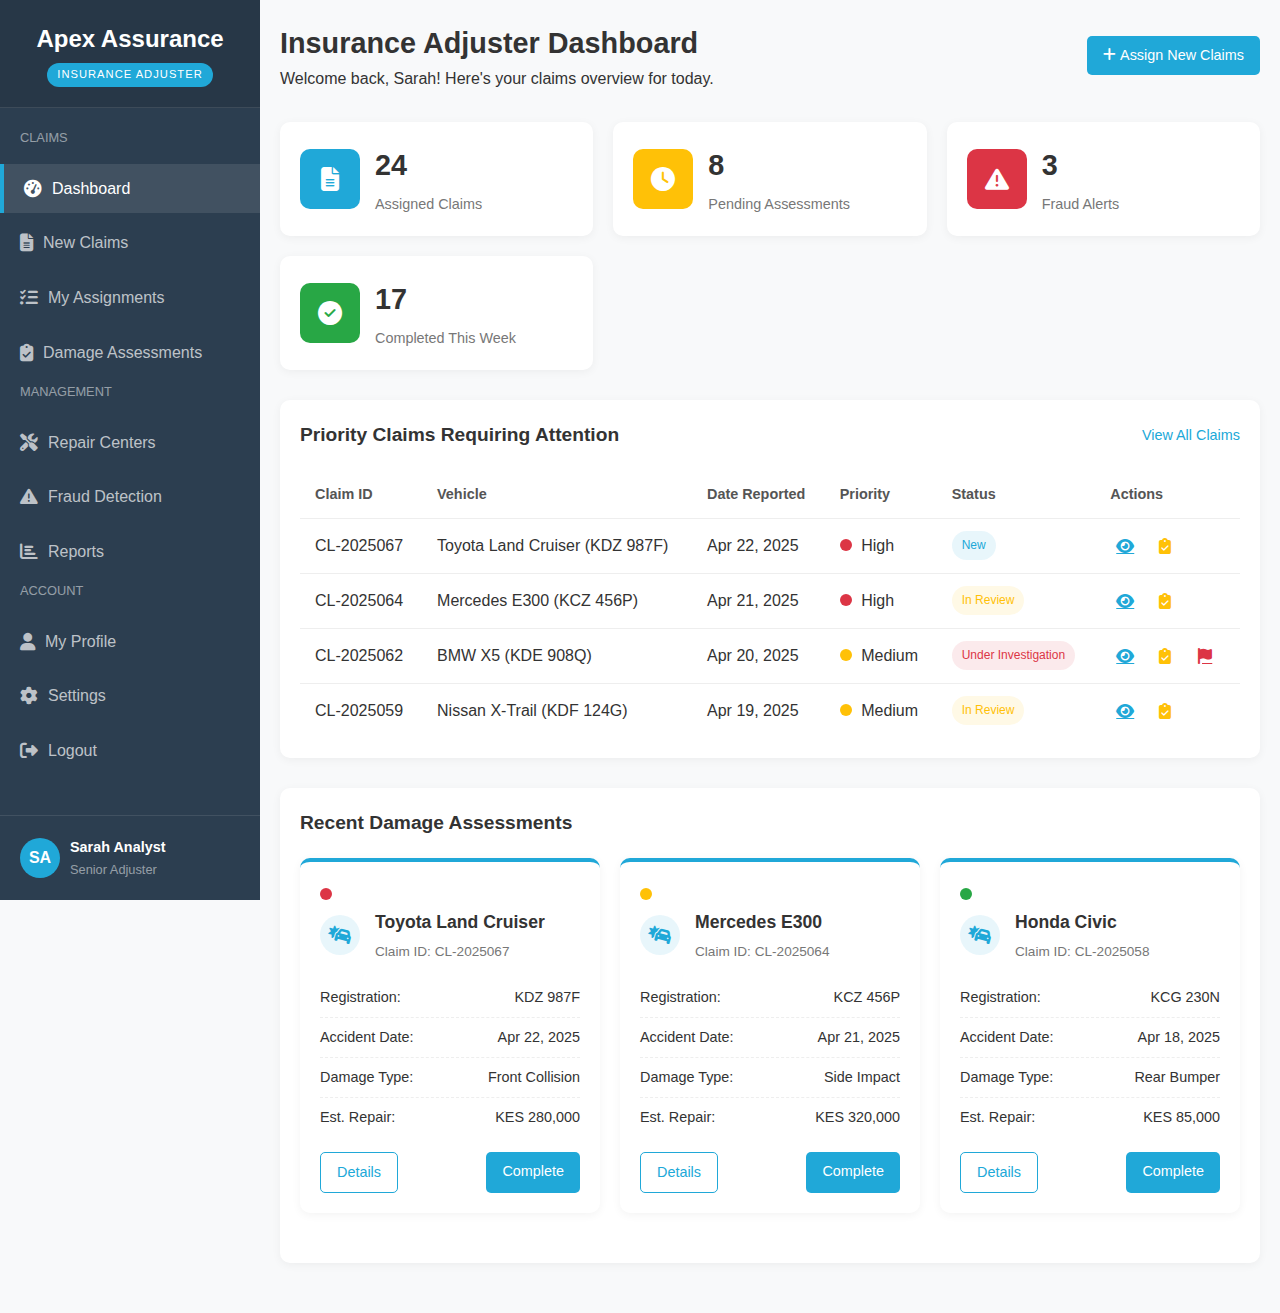
<file: insurance/index.html>
<!DOCTYPE html>
<html lang="en">
<head>
    <meta charset="UTF-8">
    <meta name="viewport" content="width=device-width, initial-scale=1.0">
    <title>Insurance Adjuster Dashboard - Apex Assurance</title>
    <link rel="stylesheet" href="https://cdnjs.cloudflare.com/ajax/libs/font-awesome/6.4.0/css/all.min.css">
    <style>
        * {
            margin: 0;
            padding: 0;
            box-sizing: border-box;
            font-family: 'Segoe UI', Tahoma, Geneva, Verdana, sans-serif;
        }
        
        :root {
            --primary-color: #0056b3;
            --secondary-color: #00b359;
            --dark-color: #333;
            --light-color: #f4f4f4;
            --sidebar-color: #2c3e50;
            --danger-color: #dc3545;
            --success-color: #28a745;
            --warning-color: #ffc107;
            --info-color: #17a2b8;
            --insurance-color: #20a8d8;
        }
        
        body {
            line-height: 1.6;
            background-color: #f8f9fa;
            color: var(--dark-color);
        }
        
        .dashboard-container {
            display: flex;
            min-height: 100vh;
        }
        
        /* Sidebar */
        .sidebar {
            width: 260px;
            background-color: var(--sidebar-color);
            color: white;
            position: fixed;
            height: 100vh;
            overflow-y: auto;
            transition: all 0.3s;
        }
        
        .sidebar-header {
            padding: 20px;
            text-align: center;
            border-bottom: 1px solid rgba(255, 255, 255, 0.1);
            background-color: rgba(0, 0, 0, 0.1);
        }
        
        .sidebar-header h2 {
            color: white;
            font-size: 1.5rem;
        }
        
        .sidebar-header .role-badge {
            background-color: var(--insurance-color);
            color: white;
            font-size: 0.7rem;
            padding: 3px 10px;
            border-radius: 20px;
            display: inline-block;
            margin-top: 5px;
            text-transform: uppercase;
            letter-spacing: 1px;
        }
        
        .sidebar-menu {
            padding: 20px 0;
        }
        
        .menu-category {
            margin-bottom: 15px;
            padding: 0 20px;
            font-size: 0.8rem;
            text-transform: uppercase;
            color: rgba(255, 255, 255, 0.5);
        }
        
        .sidebar-menu ul {
            list-style: none;
        }
        
        .sidebar-menu li {
            margin-bottom: 5px;
        }
        
        .sidebar-menu a {
            display: flex;
            align-items: center;
            padding: 12px 20px;
            color: rgba(255, 255, 255, 0.7);
            text-decoration: none;
            transition: all 0.3s;
        }
        
        .sidebar-menu a:hover, 
        .sidebar-menu a.active {
            background-color: rgba(255, 255, 255, 0.1);
            color: white;
            border-left: 4px solid var(--insurance-color);
        }
        
        .sidebar-menu i {
            margin-right: 10px;
            font-size: 1.1rem;
        }
        
        .sidebar-footer {
            padding: 20px;
            border-top: 1px solid rgba(255, 255, 255, 0.1);
            position: absolute;
            bottom: 0;
            width: 100%;
        }
        
        .user-info {
            display: flex;
            align-items: center;
        }
        
        .user-avatar {
            width: 40px;
            height: 40px;
            border-radius: 50%;
            overflow: hidden;
            margin-right: 10px;
            background-color: var(--insurance-color);
            display: flex;
            align-items: center;
            justify-content: center;
            font-weight: bold;
        }
        
        .user-details {
            flex: 1;
        }
        
        .user-name {
            font-weight: bold;
            font-size: 0.9rem;
        }
        
        .user-role {
            font-size: 0.8rem;
            color: rgba(255, 255, 255, 0.5);
        }
        
        /* Main Content */
        .main-content {
            flex: 1;
            margin-left: 260px;
            padding: 20px;
            transition: all 0.3s;
        }
        
        .content-header {
            display: flex;
            justify-content: space-between;
            align-items: center;
            margin-bottom: 30px;
        }
        
        .content-title h1 {
            font-size: 1.8rem;
            font-weight: 600;
        }
        
        .header-actions .btn {
            margin-left: 10px;
        }
        
        /* Dashboard Stats */
        .dashboard-stats {
            display: grid;
            grid-template-columns: repeat(auto-fit, minmax(240px, 1fr));
            gap: 20px;
            margin-bottom: 30px;
        }
        
        .stat-card {
            background-color: white;
            border-radius: 10px;
            box-shadow: 0 2px 10px rgba(0, 0, 0, 0.05);
            padding: 20px;
            display: flex;
            align-items: center;
        }
        
        .stat-icon {
            width: 60px;
            height: 60px;
            border-radius: 10px;
            display: flex;
            align-items: center;
            justify-content: center;
            margin-right: 15px;
            font-size: 1.5rem;
            color: white;
        }
        
        .stat-icon.blue {
            background-color: var(--insurance-color);
        }
        
        .stat-icon.primary {
            background-color: var(--primary-color);
        }
        
        .stat-icon.success {
            background-color: var(--success-color);
        }
        
        .stat-icon.warning {
            background-color: var(--warning-color);
        }
        
        .stat-icon.danger {
            background-color: var(--danger-color);
        }
        
        .stat-details h3 {
            font-size: 1.8rem;
            font-weight: bold;
            margin-bottom: 5px;
        }
        
        .stat-details p {
            color: #777;
            font-size: 0.9rem;
            margin: 0;
        }
        
        /* Claims Table */
        .claims-section {
            background-color: white;
            border-radius: 10px;
            box-shadow: 0 2px 10px rgba(0, 0, 0, 0.05);
            padding: 20px;
            margin-bottom: 30px;
        }
        
        .section-header {
            display: flex;
            justify-content: space-between;
            align-items: center;
            margin-bottom: 20px;
        }
        
        .section-header h2 {
            font-size: 1.2rem;
            font-weight: 600;
        }
        
        .view-all {
            color: var(--insurance-color);
            text-decoration: none;
            font-size: 0.9rem;
            font-weight: 500;
        }
        
        .view-all:hover {
            text-decoration: underline;
        }
        
        .claims-table {
            width: 100%;
            border-collapse: collapse;
        }
        
        .claims-table th, 
        .claims-table td {
            padding: 12px 15px;
            text-align: left;
            border-bottom: 1px solid #eee;
        }
        
        .claims-table th {
            font-weight: 600;
            color: #555;
            font-size: 0.9rem;
        }
        
        .claims-table tr:last-child td {
            border-bottom: none;
        }
        
        .claims-table tr:hover {
            background-color: rgba(0, 0, 0, 0.02);
        }
        
        .priority {
            display: inline-block;
            width: 12px;
            height: 12px;
            border-radius: 50%;
            margin-right: 5px;
        }
        
        .priority.high {
            background-color: var(--danger-color);
        }
        
        .priority.medium {
            background-color: var(--warning-color);
        }
        
        .priority.low {
            background-color: var(--success-color);
        }
        
        .status {
            display: inline-block;
            padding: 5px 10px;
            border-radius: 50px;
            font-size: 0.75rem;
            font-weight: 500;
        }
        
        .status.new {
            background-color: rgba(32, 168, 216, 0.1);
            color: var(--insurance-color);
        }
        
        .status.in-review {
            background-color: rgba(255, 193, 7, 0.1);
            color: var(--warning-color);
        }
        
        .status.under-investigation {
            background-color: rgba(220, 53, 69, 0.1);
            color: var(--danger-color);
        }
        
        .status.approved {
            background-color: rgba(40, 167, 69, 0.1);
            color: var(--success-color);
        }
        
        .btn {
            display: inline-block;
            padding: 8px 16px;
            background-color: var(--primary-color);
            color: white;
            border: none;
            border-radius: 5px;
            cursor: pointer;
            text-decoration: none;
            font-size: 0.9rem;
            font-weight: 500;
            transition: all 0.3s;
        }
        
        .btn:hover {
            background-color: #0045a2;
        }
        
        .btn-insurance {
            background-color: var(--insurance-color);
        }
        
        .btn-insurance:hover {
            background-color: #1a88b1;
        }
        
        .btn-outline {
            background-color: transparent;
            border: 1px solid var(--insurance-color);
            color: var(--insurance-color);
        }
        
        .btn-outline:hover {
            background-color: var(--insurance-color);
            color: white;
        }
        
        /* Action Buttons */
        .actions {
            display: flex;
            gap: 10px;
        }
        
        .action-btn {
            background-color: transparent;
            border: none;
            width: 30px;
            height: 30px;
            border-radius: 5px;
            display: flex;
            align-items: center;
            justify-content: center;
            cursor: pointer;
            transition: background-color 0.3s;
        }
        
        .action-btn.view {
            color: var(--insurance-color);
        }
        
        .action-btn.edit {
            color: var(--warning-color);
        }
        
        .action-btn.flag {
            color: var(--danger-color);
        }
        
        .action-btn:hover {
            background-color: rgba(0, 0, 0, 0.05);
        }
        
        /* Assessment Cards */
        .assessment-grid {
            display: grid;
            grid-template-columns: repeat(auto-fit, minmax(300px, 1fr));
            gap: 20px;
            margin-bottom: 30px;
        }
        
        .assessment-card {
            background-color: white;
            border-radius: 10px;
            box-shadow: 0 2px 10px rgba(0, 0, 0, 0.05);
            padding: 20px;
            position: relative;
            border-top: 4px solid var(--insurance-color);
        }
        
        .assessment-header {
            display: flex;
            align-items: center;
            margin-bottom: 15px;
        }
        
        .assessment-header .priority {
            width: 15px;
            height: 15px;
            position: absolute;
            top: 20px;
            right: 20px;
        }
        
        .assessment-icon {
            width: 40px;
            height: 40px;
            border-radius: 50%;
            display: flex;
            align-items: center;
            justify-content: center;
            margin-right: 15px;
            background-color: rgba(32, 168, 216, 0.1);
            color: var(--insurance-color);
            font-size: 1.2rem;
        }
        
        .assessment-title h3 {
            font-size: 1.1rem;
            margin-bottom: 5px;
        }
        
        .assessment-title p {
            font-size: 0.85rem;
            color: #777;
            margin: 0;
        }
        
        .assessment-details {
            margin-bottom: 15px;
        }
        
        .assessment-details ul {
            list-style: none;
        }
        
        .assessment-details li {
            display: flex;
            justify-content: space-between;
            padding: 8px 0;
            border-bottom: 1px dashed #eee;
            font-size: 0.9rem;
        }
        
        .assessment-details li:last-child {
            border-bottom: none;
        }
        
        .assessment-details li span:last-child {
            font-weight: 500;
        }
        
        .assessment-actions {
            display: flex;
            justify-content: space-between;
        }
        
        /* Responsive Design */
        @media (max-width: 991px) {
            .sidebar {
                width: 70px;
            }
            
            .sidebar-header h2, 
            .sidebar-header .role-badge,
            .sidebar-menu span, 
            .user-details, 
            .menu-category {
                display: none;
            }
            
            .sidebar-menu a {
                justify-content: center;
                padding: 15px;
            }
            
            .sidebar-menu i {
                margin-right: 0;
                font-size: 1.3rem;
            }
            
            .sidebar-footer {
                padding: 10px;
            }
            
            .user-avatar {
                margin-right: 0;
            }
            
            .main-content {
                margin-left: 70px;
            }
        }
        
        @media (max-width: 768px) {
            .dashboard-stats {
                grid-template-columns: 1fr 1fr;
            }
            
            .assessment-grid {
                grid-template-columns: 1fr;
            }
            
            .claims-table {
                font-size: 0.85rem;
            }
            
            .claims-table th:nth-child(3), 
            .claims-table td:nth-child(3) {
                display: none;
            }
            
            .content-header {
                flex-direction: column;
                align-items: flex-start;
            }
            
            .header-actions {
                margin-top: 15px;
            }
        }
        
        @media (max-width: 576px) {
            .dashboard-stats {
                grid-template-columns: 1fr;
            }
            
            .claims-table th:nth-child(2), 
            .claims-table td:nth-child(2) {
                display: none;
            }
        }
    </style>
</head>
<body>
    <div class="dashboard-container">
        <!-- Sidebar -->
        <aside class="sidebar">
            <div class="sidebar-header">
                <h2>Apex Assurance</h2>
                <div class="role-badge">Insurance Adjuster</div>
            </div>
            <div class="sidebar-menu">
                <div class="menu-category">Claims</div>
                <ul>
                    <li>
                        <a href="index.html" class="active">
                            <i class="fas fa-tachometer-alt"></i>
                            <span>Dashboard</span>
                        </a>
                    </li>
                    <li>
                        <a href="new-claims.html">
                            <i class="fas fa-file-alt"></i>
                            <span>New Claims</span>
                        </a>
                    </li>
                    <li>
                        <a href="my-assignments.html">
                            <i class="fas fa-tasks"></i>
                            <span>My Assignments</span>
                        </a>
                    </li>
                    <li>
                        <a href="assessments.html">
                            <i class="fas fa-clipboard-check"></i>
                            <span>Damage Assessments</span>
                        </a>
                    </li>
                </ul>
                <div class="menu-category">Management</div>
                <ul>
                    <li>
                        <a href="repair-centers.html">
                            <i class="fas fa-tools"></i>
                            <span>Repair Centers</span>
                        </a>
                    </li>
                    <li>
                        <a href="fraud-detection.html">
                            <i class="fas fa-exclamation-triangle"></i>
                            <span>Fraud Detection</span>
                        </a>
                    </li>
                    <li>
                        <a href="reports.html">
                            <i class="fas fa-chart-bar"></i>
                            <span>Reports</span>
                        </a>
                    </li>
                </ul>
                <div class="menu-category">Account</div>
                <ul>
                    <li>
                        <a href="profile.html">
                            <i class="fas fa-user"></i>
                            <span>My Profile</span>
                        </a>
                    </li>
                    <li>
                        <a href="settings.html">
                            <i class="fas fa-cog"></i>
                            <span>Settings</span>
                        </a>
                    </li>
                    <li>
                        <a href="../login.html">
                            <i class="fas fa-sign-out-alt"></i>
                            <span>Logout</span>
                        </a>
                    </li>
                </ul>
            </div>
            <div class="sidebar-footer">
                <div class="user-info">
                    <div class="user-avatar">
                        SA
                    </div>
                    <div class="user-details">
                        <div class="user-name">Sarah Analyst</div>
                        <div class="user-role">Senior Adjuster</div>
                    </div>
                </div>
            </div>
        </aside>

        <!-- Main Content -->
        <main class="main-content">
            <div class="content-header">
                <div class="content-title">
                    <h1>Insurance Adjuster Dashboard</h1>
                    <p>Welcome back, Sarah! Here's your claims overview for today.</p>
                </div>
                <div class="header-actions">
                    <a href="new-claims.html" class="btn btn-insurance">
                        <i class="fas fa-plus"></i> Assign New Claims
                    </a>
                </div>
            </div>

            <!-- Dashboard Stats -->
            <div class="dashboard-stats">
                <div class="stat-card">
                    <div class="stat-icon blue">
                        <i class="fas fa-file-alt"></i>
                    </div>
                    <div class="stat-details">
                        <h3>24</h3>
                        <p>Assigned Claims</p>
                    </div>
                </div>
                <div class="stat-card">
                    <div class="stat-icon warning">
                        <i class="fas fa-clock"></i>
                    </div>
                    <div class="stat-details">
                        <h3>8</h3>
                        <p>Pending Assessments</p>
                    </div>
                </div>
                <div class="stat-card">
                    <div class="stat-icon danger">
                        <i class="fas fa-exclamation-triangle"></i>
                    </div>
                    <div class="stat-details">
                        <h3>3</h3>
                        <p>Fraud Alerts</p>
                    </div>
                </div>
                <div class="stat-card">
                    <div class="stat-icon success">
                        <i class="fas fa-check-circle"></i>
                    </div>
                    <div class="stat-details">
                        <h3>17</h3>
                        <p>Completed This Week</p>
                    </div>
                </div>
            </div>

            <!-- Urgent Claims -->
            <div class="claims-section">
                <div class="section-header">
                    <h2>Priority Claims Requiring Attention</h2>
                    <a href="my-assignments.html" class="view-all">View All Claims</a>
                </div>
                <table class="claims-table">
                    <thead>
                        <tr>
                            <th>Claim ID</th>
                            <th>Vehicle</th>
                            <th>Date Reported</th>
                            <th>Priority</th>
                            <th>Status</th>
                            <th>Actions</th>
                        </tr>
                    </thead>
                    <tbody>
                        <tr>
                            <td>CL-2025067</td>
                            <td>Toyota Land Cruiser (KDZ 987F)</td>
                            <td>Apr 22, 2025</td>
                            <td><span class="priority high"></span> High</td>
                            <td><span class="status new">New</span></td>
                            <td>
                                <div class="actions">
                                    <a href="view-claim.html?id=CL-2025067" class="action-btn view"><i class="fas fa-eye"></i></a>
                                    <a href="assess-claim.html?id=CL-2025067" class="action-btn edit"><i class="fas fa-clipboard-check"></i></a>
                                </div>
                            </td>
                        </tr>
                        <tr>
                            <td>CL-2025064</td>
                            <td>Mercedes E300 (KCZ 456P)</td>
                            <td>Apr 21, 2025</td>
                            <td><span class="priority high"></span> High</td>
                            <td><span class="status in-review">In Review</span></td>
                            <td>
                                <div class="actions">
                                    <a href="view-claim.html?id=CL-2025064" class="action-btn view"><i class="fas fa-eye"></i></a>
                                    <a href="assess-claim.html?id=CL-2025064" class="action-btn edit"><i class="fas fa-clipboard-check"></i></a>
                                </div>
                            </td>
                        </tr>
                        <tr>
                            <td>CL-2025062</td>
                            <td>BMW X5 (KDE 908Q)</td>
                            <td>Apr 20, 2025</td>
                            <td><span class="priority medium"></span> Medium</td>
                            <td><span class="status under-investigation">Under Investigation</span></td>
                            <td>
                                <div class="actions">
                                    <a href="view-claim.html?id=CL-2025062" class="action-btn view"><i class="fas fa-eye"></i></a>
                                    <a href="assess-claim.html?id=CL-2025062" class="action-btn edit"><i class="fas fa-clipboard-check"></i></a>
                                    <a href="flag-claim.html?id=CL-2025062" class="action-btn flag"><i class="fas fa-flag"></i></a>
                                </div>
                            </td>
                        </tr>
                        <tr>
                            <td>CL-2025059</td>
                            <td>Nissan X-Trail (KDF 124G)</td>
                            <td>Apr 19, 2025</td>
                            <td><span class="priority medium"></span> Medium</td>
                            <td><span class="status in-review">In Review</span></td>
                            <td>
                                <div class="actions">
                                    <a href="view-claim.html?id=CL-2025059" class="action-btn view"><i class="fas fa-eye"></i></a>
                                    <a href="assess-claim.html?id=CL-2025059" class="action-btn edit"><i class="fas fa-clipboard-check"></i></a>
                                </div>
                            </td>
                        </tr>
                    </tbody>
                </table>
            </div>

            <!-- Recent Assessments -->
            <div class="claims-section">
                <div class="section-header">
                    <h2>Recent Damage Assessments</h2>
                </div>
                <div class="assessment-grid">
                    <div class="assessment-card">
                        <span class="priority high"></span>
                        <div class="assessment-header">
                            <div class="assessment-icon">
                                <i class="fas fa-car-crash"></i>
                            </div>
                            <div class="assessment-title">
                                <h3>Toyota Land Cruiser</h3>
                                <p>Claim ID: CL-2025067</p>
                            </div>
                        </div>
                        <div class="assessment-details">
                            <ul>
                                <li>
                                    <span>Registration:</span>
                                    <span>KDZ 987F</span>
                                </li>
                                <li>
                                    <span>Accident Date:</span>
                                    <span>Apr 22, 2025</span>
                                </li>
                                <li>
                                    <span>Damage Type:</span>
                                    <span>Front Collision</span>
                                </li>
                                <li>
                                    <span>Est. Repair:</span>
                                    <span>KES 280,000</span>
                                </li>
                            </ul>
                        </div>
                        <div class="assessment-actions">
                            <a href="view-assessment.html?id=CL-2025067" class="btn btn-outline">Details</a>
                            <a href="complete-assessment.html?id=CL-2025067" class="btn btn-insurance">Complete</a>
                        </div>
                    </div>
                    <div class="assessment-card">
                        <span class="priority medium"></span>
                        <div class="assessment-header">
                            <div class="assessment-icon">
                                <i class="fas fa-car-crash"></i>
                            </div>
                            <div class="assessment-title">
                                <h3>Mercedes E300</h3>
                                <p>Claim ID: CL-2025064</p>
                            </div>
                        </div>
                        <div class="assessment-details">
                            <ul>
                                <li>
                                    <span>Registration:</span>
                                    <span>KCZ 456P</span>
                                </li>
                                <li>
                                    <span>Accident Date:</span>
                                    <span>Apr 21, 2025</span>
                                </li>
                                <li>
                                    <span>Damage Type:</span>
                                    <span>Side Impact</span>
                                </li>
                                <li>
                                    <span>Est. Repair:</span>
                                    <span>KES 320,000</span>
                                </li>
                            </ul>
                        </div>
                        <div class="assessment-actions">
                            <a href="view-assessment.html?id=CL-2025064" class="btn btn-outline">Details</a>
                            <a href="complete-assessment.html?id=CL-2025064" class="btn btn-insurance">Complete</a>
                        </div>
                    </div>
                    <div class="assessment-card">
                        <span class="priority low"></span>
                        <div class="assessment-header">
                            <div class="assessment-icon">
                                <i class="fas fa-car-crash"></i>
                            </div>
                            <div class="assessment-title">
                                <h3>Honda Civic</h3>
                                <p>Claim ID: CL-2025058</p>
                            </div>
                        </div>
                        <div class="assessment-details">
                            <ul>
                                <li>
                                    <span>Registration:</span>
                                    <span>KCG 230N</span>
                                </li>
                                <li>
                                    <span>Accident Date:</span>
                                    <span>Apr 18, 2025</span>
                                </li>
                                <li>
                                    <span>Damage Type:</span>
                                    <span>Rear Bumper</span>
                                </li>
                                <li>
                                    <span>Est. Repair:</span>
                                    <span>KES 85,000</span>
                                </li>
                            </ul>
                        </div>
                        <div class="assessment-actions">
                            <a href="view-assessment.html?id=CL-2025058" class="btn btn-outline">Details</a>
                            <a href="complete-assessment.html?id=CL-2025058" class="btn btn-insurance">Complete</a>
                        </div>
                    </div>
                </div>
            </div>
        </main>
    </div>
</body>
</html>
</file>
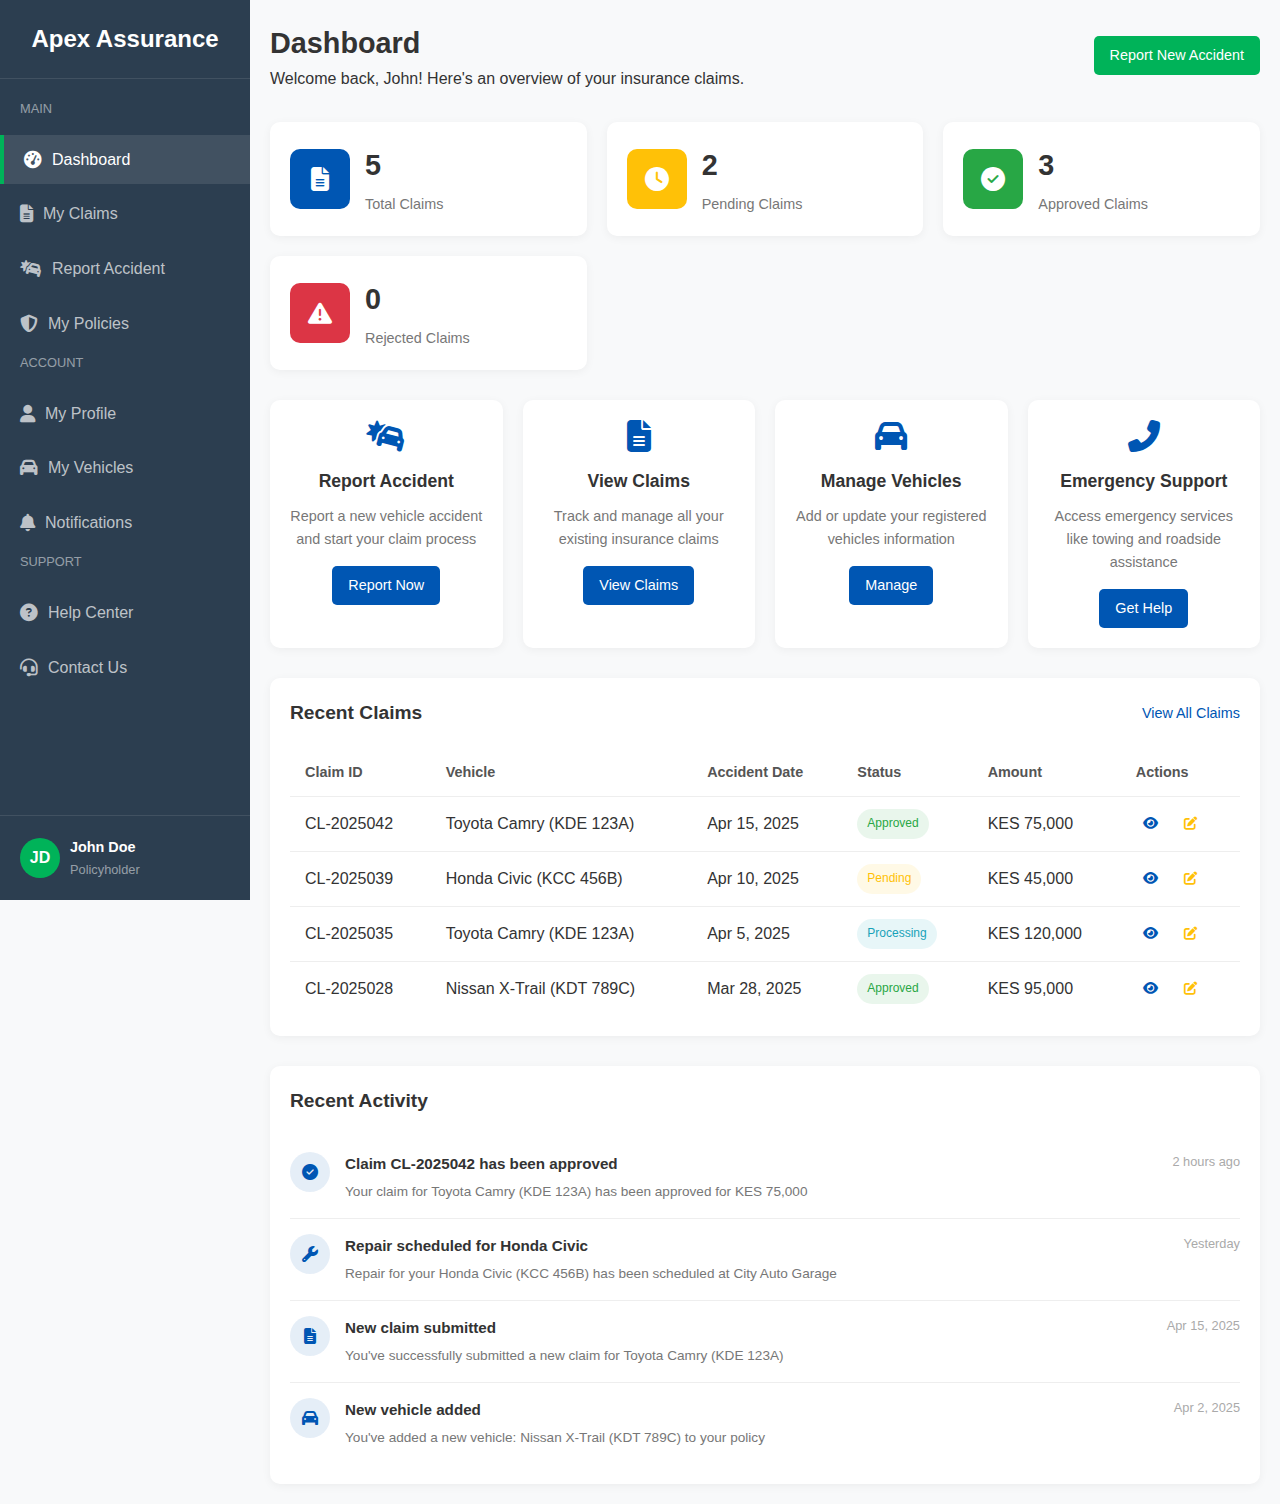
<file: dashboard.html>
<!DOCTYPE html>
<html lang="en">
<head>
    <meta charset="UTF-8">
    <meta name="viewport" content="width=device-width, initial-scale=1.0">
    <title>Dashboard - Apex Assurance</title>
    <link rel="stylesheet" href="https://cdnjs.cloudflare.com/ajax/libs/font-awesome/6.4.0/css/all.min.css">
    <style>
        * {
            margin: 0;
            padding: 0;
            box-sizing: border-box;
            font-family: 'Segoe UI', Tahoma, Geneva, Verdana, sans-serif;
        }
        
        :root {
            --primary-color: #0056b3;
            --secondary-color: #00b359;
            --dark-color: #333;
            --light-color: #f4f4f4;
            --sidebar-color: #2c3e50;
            --danger-color: #dc3545;
            --success-color: #28a745;
            --warning-color: #ffc107;
            --info-color: #17a2b8;
        }
        
        body {
            line-height: 1.6;
            background-color: #f8f9fa;
            color: var(--dark-color);
        }
        
        .dashboard-container {
            display: flex;
            min-height: 100vh;
        }
        
        /* Sidebar */
        .sidebar {
            width: 250px;
            background-color: var(--sidebar-color);
            color: white;
            position: fixed;
            height: 100vh;
            overflow-y: auto;
            transition: all 0.3s;
        }
        
        .sidebar-header {
            padding: 20px;
            text-align: center;
            border-bottom: 1px solid rgba(255, 255, 255, 0.1);
        }
        
        .sidebar-header h2 {
            color: white;
            font-size: 1.5rem;
        }
        
        .sidebar-menu {
            padding: 20px 0;
        }
        
        .menu-category {
            margin-bottom: 15px;
            padding: 0 20px;
            font-size: 0.8rem;
            text-transform: uppercase;
            color: rgba(255, 255, 255, 0.5);
        }
        
        .sidebar-menu ul {
            list-style: none;
        }
        
        .sidebar-menu li {
            margin-bottom: 5px;
        }
        
        .sidebar-menu a {
            display: flex;
            align-items: center;
            padding: 12px 20px;
            color: rgba(255, 255, 255, 0.7);
            text-decoration: none;
            transition: all 0.3s;
        }
        
        .sidebar-menu a:hover, 
        .sidebar-menu a.active {
            background-color: rgba(255, 255, 255, 0.1);
            color: white;
            border-left: 4px solid var(--secondary-color);
        }
        
        .sidebar-menu i {
            margin-right: 10px;
            font-size: 1.1rem;
        }
        
        .sidebar-footer {
            padding: 20px;
            border-top: 1px solid rgba(255, 255, 255, 0.1);
            position: absolute;
            bottom: 0;
            width: 100%;
        }
        
        .user-info {
            display: flex;
            align-items: center;
        }
        
        .user-avatar {
            width: 40px;
            height: 40px;
            border-radius: 50%;
            overflow: hidden;
            margin-right: 10px;
            background-color: var(--secondary-color);
            display: flex;
            align-items: center;
            justify-content: center;
            font-weight: bold;
        }
        
        .user-details {
            flex: 1;
        }
        
        .user-name {
            font-weight: bold;
            font-size: 0.9rem;
        }
        
        .user-role {
            font-size: 0.8rem;
            color: rgba(255, 255, 255, 0.5);
        }
        
        /* Main Content */
        .main-content {
            flex: 1;
            margin-left: 250px;
            padding: 20px;
            transition: all 0.3s;
        }
        
        .content-header {
            display: flex;
            justify-content: space-between;
            align-items: center;
            margin-bottom: 30px;
        }
        
        .content-title h1 {
            font-size: 1.8rem;
            font-weight: 600;
        }
        
        .header-actions .btn {
            margin-left: 10px;
        }
        
        /* Dashboard Widgets */
        .dashboard-stats {
            display: grid;
            grid-template-columns: repeat(auto-fit, minmax(250px, 1fr));
            gap: 20px;
            margin-bottom: 30px;
        }
        
        .stat-card {
            background-color: white;
            border-radius: 10px;
            box-shadow: 0 2px 10px rgba(0, 0, 0, 0.05);
            padding: 20px;
            display: flex;
            align-items: center;
        }
        
        .stat-icon {
            width: 60px;
            height: 60px;
            border-radius: 10px;
            display: flex;
            align-items: center;
            justify-content: center;
            margin-right: 15px;
            font-size: 1.5rem;
            color: white;
        }
        
        .stat-icon.primary {
            background-color: var(--primary-color);
        }
        
        .stat-icon.success {
            background-color: var(--success-color);
        }
        
        .stat-icon.warning {
            background-color: var(--warning-color);
        }
        
        .stat-icon.danger {
            background-color: var(--danger-color);
        }
        
        .stat-details h3 {
            font-size: 1.8rem;
            font-weight: bold;
            margin-bottom: 5px;
        }
        
        .stat-details p {
            color: #777;
            font-size: 0.9rem;
            margin: 0;
        }
        
        /* Recent Claims */
        .recent-claims {
            background-color: white;
            border-radius: 10px;
            box-shadow: 0 2px 10px rgba(0, 0, 0, 0.05);
            padding: 20px;
            margin-bottom: 30px;
        }
        
        .section-header {
            display: flex;
            justify-content: space-between;
            align-items: center;
            margin-bottom: 20px;
        }
        
        .section-header h2 {
            font-size: 1.2rem;
            font-weight: 600;
        }
        
        .view-all {
            color: var(--primary-color);
            text-decoration: none;
            font-size: 0.9rem;
            font-weight: 500;
        }
        
        .view-all:hover {
            text-decoration: underline;
        }
        
        .claims-table {
            width: 100%;
            border-collapse: collapse;
        }
        
        .claims-table th, 
        .claims-table td {
            padding: 12px 15px;
            text-align: left;
            border-bottom: 1px solid #eee;
        }
        
        .claims-table th {
            font-weight: 600;
            color: #555;
            font-size: 0.9rem;
        }
        
        .claims-table tr:last-child td {
            border-bottom: none;
        }
        
        .claims-table tr:hover {
            background-color: rgba(0, 0, 0, 0.02);
        }
        
        .status {
            display: inline-block;
            padding: 5px 10px;
            border-radius: 50px;
            font-size: 0.75rem;
            font-weight: 500;
        }
        
        .status.approved {
            background-color: rgba(40, 167, 69, 0.1);
            color: var(--success-color);
        }
        
        .status.pending {
            background-color: rgba(255, 193, 7, 0.1);
            color: var(--warning-color);
        }
        
        .status.rejected {
            background-color: rgba(220, 53, 69, 0.1);
            color: var(--danger-color);
        }
        
        .status.processing {
            background-color: rgba(23, 162, 184, 0.1);
            color: var(--info-color);
        }
        
        /* Action Buttons */
        .actions {
            display: flex;
            gap: 10px;
        }
        
        .action-btn {
            background-color: transparent;
            border: none;
            width: 30px;
            height: 30px;
            border-radius: 5px;
            display: flex;
            align-items: center;
            justify-content: center;
            cursor: pointer;
            transition: background-color 0.3s;
        }
        
        .action-btn.view {
            color: var(--primary-color);
        }
        
        .action-btn.edit {
            color: var(--warning-color);
        }
        
        .action-btn:hover {
            background-color: rgba(0, 0, 0, 0.05);
        }
        
        /* Quick Actions */
        .quick-actions {
            display: grid;
            grid-template-columns: repeat(auto-fit, minmax(200px, 1fr));
            gap: 20px;
            margin-bottom: 30px;
        }
        
        .action-card {
            background-color: white;
            border-radius: 10px;
            box-shadow: 0 2px 10px rgba(0, 0, 0, 0.05);
            padding: 20px;
            text-align: center;
            transition: transform 0.3s;
        }
        
        .action-card:hover {
            transform: translateY(-5px);
        }
        
        .action-card i {
            font-size: 2rem;
            color: var(--primary-color);
            margin-bottom: 15px;
        }
        
        .action-card h3 {
            font-size: 1.1rem;
            margin-bottom: 10px;
        }
        
        .action-card p {
            color: #777;
            font-size: 0.9rem;
            margin-bottom: 15px;
        }
        
        .btn {
            display: inline-block;
            padding: 8px 16px;
            background-color: var(--primary-color);
            color: white;
            border: none;
            border-radius: 5px;
            cursor: pointer;
            text-decoration: none;
            font-size: 0.9rem;
            font-weight: 500;
            transition: background-color 0.3s, transform 0.3s;
        }
        
        .btn:hover {
            background-color: #0045a2;
            transform: translateY(-2px);
        }
        
        .btn-secondary {
            background-color: var(--secondary-color);
        }
        
        .btn-secondary:hover {
            background-color: #009e4c;
        }
        
        .btn-outline {
            background-color: transparent;
            border: 1px solid var(--primary-color);
            color: var(--primary-color);
        }
        
        .btn-outline:hover {
            background-color: var(--primary-color);
            color: white;
        }
        
        /* Recent Activity */
        .recent-activity {
            background-color: white;
            border-radius: 10px;
            box-shadow: 0 2px 10px rgba(0, 0, 0, 0.05);
            padding: 20px;
        }
        
        .activity-list {
            list-style: none;
        }
        
        .activity-item {
            display: flex;
            align-items: flex-start;
            padding: 15px 0;
            border-bottom: 1px solid #eee;
        }
        
        .activity-item:last-child {
            border-bottom: none;
        }
        
        .activity-icon {
            width: 40px;
            height: 40px;
            border-radius: 50%;
            background-color: rgba(0, 86, 179, 0.1);
            display: flex;
            align-items: center;
            justify-content: center;
            margin-right: 15px;
            color: var(--primary-color);
        }
        
        .activity-content {
            flex: 1;
        }
        
        .activity-content h4 {
            font-size: 0.95rem;
            margin-bottom: 5px;
        }
        
        .activity-content p {
            color: #777;
            font-size: 0.85rem;
            margin: 0;
        }
        
        .activity-time {
            font-size: 0.8rem;
            color: #aaa;
            white-space: nowrap;
            margin-left: 15px;
        }
        
        /* Responsive Design */
        @media (max-width: 991px) {
            .sidebar {
                width: 70px;
                overflow: visible;
            }
            
            .sidebar-header h2, 
            .sidebar-menu span, 
            .user-details, 
            .menu-category {
                display: none;
            }
            
            .sidebar-menu a {
                justify-content: center;
                padding: 15px;
            }
            
            .sidebar-menu i {
                margin-right: 0;
                font-size: 1.3rem;
            }
            
            .sidebar-footer {
                padding: 10px;
            }
            
            .user-avatar {
                margin-right: 0;
            }
            
            .main-content {
                margin-left: 70px;
            }
        }
        
        @media (max-width: 768px) {
            .dashboard-stats {
                grid-template-columns: 1fr;
            }
            
            .quick-actions {
                grid-template-columns: 1fr 1fr;
            }
            
            .claims-table {
                font-size: 0.85rem;
            }
            
            .claims-table th:nth-child(3), 
            .claims-table td:nth-child(3) {
                display: none;
            }
        }
        
        @media (max-width: 576px) {
            .quick-actions {
                grid-template-columns: 1fr;
            }
            
            .content-header {
                flex-direction: column;
                align-items: flex-start;
            }
            
            .header-actions {
                margin-top: 15px;
            }
            
            .claims-table th:nth-child(4), 
            .claims-table td:nth-child(4) {
                display: none;
            }
        }
    </style>
</head>
<body>
    <div class="dashboard-container">
        <!-- Sidebar -->
        <aside class="sidebar">
            <div class="sidebar-header">
                <h2>Apex Assurance</h2>
            </div>
            <div class="sidebar-menu">
                <div class="menu-category">Main</div>
                <ul>
                    <li>
                        <a href="dashboard.html" class="active">
                            <i class="fas fa-tachometer-alt"></i>
                            <span>Dashboard</span>
                        </a>
                    </li>
                    <li>
                        <a href="claims.html">
                            <i class="fas fa-file-alt"></i>
                            <span>My Claims</span>
                        </a>
                    </li>
                    <li>
                        <a href="report-accident.html">
                            <i class="fas fa-car-crash"></i>
                            <span>Report Accident</span>
                        </a>
                    </li>
                    <li>
                        <a href="policies.html">
                            <i class="fas fa-shield-alt"></i>
                            <span>My Policies</span>
                        </a>
                    </li>
                </ul>
                <div class="menu-category">Account</div>
                <ul>
                    <li>
                        <a href="profile.html">
                            <i class="fas fa-user"></i>
                            <span>My Profile</span>
                        </a>
                    </li>
                    <li>
                        <a href="vehicles.html">
                            <i class="fas fa-car"></i>
                            <span>My Vehicles</span>
                        </a>
                    </li>
                    <li>
                        <a href="notifications.html">
                            <i class="fas fa-bell"></i>
                            <span>Notifications</span>
                        </a>
                    </li>
                </ul>
                <div class="menu-category">Support</div>
                <ul>
                    <li>
                        <a href="help.html">
                            <i class="fas fa-question-circle"></i>
                            <span>Help Center</span>
                        </a>
                    </li>
                    <li>
                        <a href="contact.html">
                            <i class="fas fa-headset"></i>
                            <span>Contact Us</span>
                        </a>
                    </li>
                </ul>
            </div>
            <div class="sidebar-footer">
                <div class="user-info">
                    <div class="user-avatar">
                        JD
                    </div>
                    <div class="user-details">
                        <div class="user-name">John Doe</div>
                        <div class="user-role">Policyholder</div>
                    </div>
                </div>
            </div>
        </aside>

        <!-- Main Content -->
        <main class="main-content">
            <div class="content-header">
                <div class="content-title">
                    <h1>Dashboard</h1>
                    <p>Welcome back, John! Here's an overview of your insurance claims.</p>
                </div>
                <div class="header-actions">
                    <a href="report-accident.html" class="btn btn-secondary">Report New Accident</a>
                </div>
            </div>

            <!-- Dashboard Stats -->
            <div class="dashboard-stats">
                <div class="stat-card">
                    <div class="stat-icon primary">
                        <i class="fas fa-file-alt"></i>
                    </div>
                    <div class="stat-details">
                        <h3>5</h3>
                        <p>Total Claims</p>
                    </div>
                </div>
                <div class="stat-card">
                    <div class="stat-icon warning">
                        <i class="fas fa-clock"></i>
                    </div>
                    <div class="stat-details">
                        <h3>2</h3>
                        <p>Pending Claims</p>
                    </div>
                </div>
                <div class="stat-card">
                    <div class="stat-icon success">
                        <i class="fas fa-check-circle"></i>
                    </div>
                    <div class="stat-details">
                        <h3>3</h3>
                        <p>Approved Claims</p>
                    </div>
                </div>
                <div class="stat-card">
                    <div class="stat-icon danger">
                        <i class="fas fa-exclamation-triangle"></i>
                    </div>
                    <div class="stat-details">
                        <h3>0</h3>
                        <p>Rejected Claims</p>
                    </div>
                </div>
            </div>

            <!-- Quick Actions -->
            <div class="quick-actions">
                <div class="action-card">
                    <i class="fas fa-car-crash"></i>
                    <h3>Report Accident</h3>
                    <p>Report a new vehicle accident and start your claim process</p>
                    <a href="report-accident.html" class="btn">Report Now</a>
                </div>
                <div class="action-card">
                    <i class="fas fa-file-alt"></i>
                    <h3>View Claims</h3>
                    <p>Track and manage all your existing insurance claims</p>
                    <a href="claims.html" class="btn">View Claims</a>
                </div>
                <div class="action-card">
                    <i class="fas fa-car"></i>
                    <h3>Manage Vehicles</h3>
                    <p>Add or update your registered vehicles information</p>
                    <a href="vehicles.html" class="btn">Manage</a>
                </div>
                <div class="action-card">
                    <i class="fas fa-phone-alt"></i>
                    <h3>Emergency Support</h3>
                    <p>Access emergency services like towing and roadside assistance</p>
                    <a href="emergency.html" class="btn">Get Help</a>
                </div>
            </div>

            <!-- Recent Claims -->
            <div class="recent-claims">
                <div class="section-header">
                    <h2>Recent Claims</h2>
                    <a href="claims.html" class="view-all">View All Claims</a>
                </div>
                <table class="claims-table">
                    <thead>
                        <tr>
                            <th>Claim ID</th>
                            <th>Vehicle</th>
                            <th>Accident Date</th>
                            <th>Status</th>
                            <th>Amount</th>
                            <th>Actions</th>
                        </tr>
                    </thead>
                    <tbody>
                        <tr>
                            <td>CL-2025042</td>
                            <td>Toyota Camry (KDE 123A)</td>
                            <td>Apr 15, 2025</td>
                            <td><span class="status approved">Approved</span></td>
                            <td>KES 75,000</td>
                            <td>
                                <div class="actions">
                                    <button class="action-btn view"><i class="fas fa-eye"></i></button>
                                    <button class="action-btn edit"><i class="fas fa-edit"></i></button>
                                </div>
                            </td>
                        </tr>
                        <tr>
                            <td>CL-2025039</td>
                            <td>Honda Civic (KCC 456B)</td>
                            <td>Apr 10, 2025</td>
                            <td><span class="status pending">Pending</span></td>
                            <td>KES 45,000</td>
                            <td>
                                <div class="actions">
                                    <button class="action-btn view"><i class="fas fa-eye"></i></button>
                                    <button class="action-btn edit"><i class="fas fa-edit"></i></button>
                                </div>
                            </td>
                        </tr>
                        <tr>
                            <td>CL-2025035</td>
                            <td>Toyota Camry (KDE 123A)</td>
                            <td>Apr 5, 2025</td>
                            <td><span class="status processing">Processing</span></td>
                            <td>KES 120,000</td>
                            <td>
                                <div class="actions">
                                    <button class="action-btn view"><i class="fas fa-eye"></i></button>
                                    <button class="action-btn edit"><i class="fas fa-edit"></i></button>
                                </div>
                            </td>
                        </tr>
                        <tr>
                            <td>CL-2025028</td>
                            <td>Nissan X-Trail (KDT 789C)</td>
                            <td>Mar 28, 2025</td>
                            <td><span class="status approved">Approved</span></td>
                            <td>KES 95,000</td>
                            <td>
                                <div class="actions">
                                    <button class="action-btn view"><i class="fas fa-eye"></i></button>
                                    <button class="action-btn edit"><i class="fas fa-edit"></i></button>
                                </div>
                            </td>
                        </tr>
                    </tbody>
                </table>
            </div>

            <!-- Recent Activity -->
            <div class="recent-activity">
                <div class="section-header">
                    <h2>Recent Activity</h2>
                </div>
                <ul class="activity-list">
                    <li class="activity-item">
                        <div class="activity-icon">
                            <i class="fas fa-check-circle"></i>
                        </div>
                        <div class="activity-content">
                            <h4>Claim CL-2025042 has been approved</h4>
                            <p>Your claim for Toyota Camry (KDE 123A) has been approved for KES 75,000</p>
                        </div>
                        <div class="activity-time">
                            2 hours ago
                        </div>
                    </li>
                    <li class="activity-item">
                        <div class="activity-icon">
                            <i class="fas fa-wrench"></i>
                        </div>
                        <div class="activity-content">
                            <h4>Repair scheduled for Honda Civic</h4>
                            <p>Repair for your Honda Civic (KCC 456B) has been scheduled at City Auto Garage</p>
                        </div>
                        <div class="activity-time">
                            Yesterday
                        </div>
                    </li>
                    <li class="activity-item">
                        <div class="activity-icon">
                            <i class="fas fa-file-alt"></i>
                        </div>
                        <div class="activity-content">
                            <h4>New claim submitted</h4>
                            <p>You've successfully submitted a new claim for Toyota Camry (KDE 123A)</p>
                        </div>
                        <div class="activity-time">
                            Apr 15, 2025
                        </div>
                    </li>
                    <li class="activity-item">
                        <div class="activity-icon">
                            <i class="fas fa-car"></i>
                        </div>
                        <div class="activity-content">
                            <h4>New vehicle added</h4>
                            <p>You've added a new vehicle: Nissan X-Trail (KDT 789C) to your policy</p>
                        </div>
                        <div class="activity-time">
                            Apr 2, 2025
                        </div>
                    </li>
                </ul>
            </div>
        </main>
    </div>
</body>
</html>
</file>
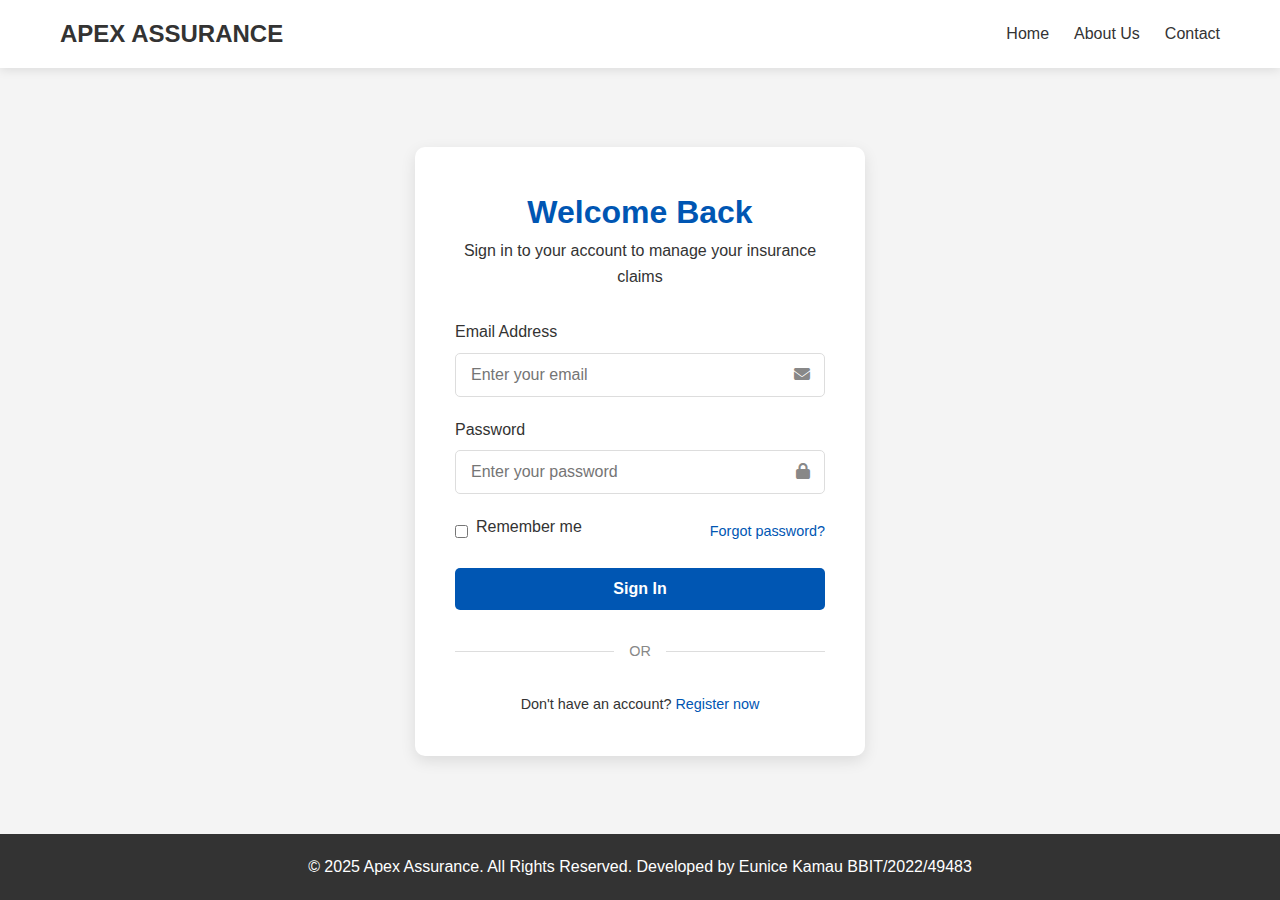
<file: login.html>
<!DOCTYPE html>
<html lang="en">
<head>
    <meta charset="UTF-8">
    <meta name="viewport" content="width=device-width, initial-scale=1.0">
    <title>Login - Apex Assurance</title>
    <link rel="stylesheet" href="https://cdnjs.cloudflare.com/ajax/libs/font-awesome/6.4.0/css/all.min.css">
    <style>
        * {
            margin: 0;
            padding: 0;
            box-sizing: border-box;
            font-family: 'Segoe UI', Tahoma, Geneva, Verdana, sans-serif;
        }
        
        :root {
            --primary-color: #0056b3;
            --secondary-color: #00b359;
            --dark-color: #333;
            --light-color: #f4f4f4;
            --danger-color: #dc3545;
            --success-color: #28a745;
        }
        
        body {
            line-height: 1.6;
            background-color: var(--light-color);
            color: var(--dark-color);
            min-height: 100vh;
            display: flex;
            flex-direction: column;
        }
        
        .container {
            max-width: 1200px;
            margin: 0 auto;
            padding: 0 20px;
        }
        
        /* Header Styles */
        header {
            background-color: #fff;
            box-shadow: 0 2px 10px rgba(0, 0, 0, 0.1);
            width: 100%;
        }
        
        nav {
            display: flex;
            justify-content: space-between;
            align-items: center;
            padding: 15px 0;
        }
        
        .logo a {
            text-decoration: none;
            color: var(--dark-color);
        }
        
        .nav-links {
            display: flex;
            list-style: none;
        }
        
        .nav-links li {
            margin-left: 25px;
        }
        
        .nav-links a {
            text-decoration: none;
            color: var(--dark-color);
            font-weight: 500;
            transition: color 0.3s;
        }
        
        .nav-links a:hover {
            color: var(--primary-color);
        }
        
        /* Login Form */
        .login-section {
            flex: 1;
            display: flex;
            align-items: center;
            justify-content: center;
            padding: 40px 0;
        }
        
        .login-container {
            background-color: white;
            border-radius: 10px;
            box-shadow: 0 5px 15px rgba(0, 0, 0, 0.1);
            padding: 40px;
            width: 100%;
            max-width: 450px;
        }
        
        .login-header {
            text-align: center;
            margin-bottom: 30px;
        }
        
        .login-header h2 {
            font-size: 2rem;
            color: var(--primary-color);
        }
        
        .login-form .form-group {
            margin-bottom: 20px;
        }
        
        .login-form label {
            display: block;
            margin-bottom: 8px;
            font-weight: 500;
        }
        
        .login-form input[type="email"],
        .login-form input[type="password"],
        .login-form input[type="text"] {
            width: 100%;
            padding: 12px 15px;
            border: 1px solid #ddd;
            border-radius: 5px;
            font-size: 1rem;
            transition: border-color 0.3s;
        }
        
        .login-form input:focus {
            border-color: var(--primary-color);
            outline: none;
        }
        
        .input-icon-wrapper {
            position: relative;
        }
        
        .input-icon {
            position: absolute;
            right: 15px;
            top: 50%;
            transform: translateY(-50%);
            color: #888;
        }
        
        .remember-forgot {
            display: flex;
            justify-content: space-between;
            align-items: center;
            margin-bottom: 20px;
        }
        
        .remember-me {
            display: flex;
            align-items: center;
        }
        
        .remember-me input {
            margin-right: 8px;
        }
        
        .forgot-password a {
            color: var(--primary-color);
            text-decoration: none;
            font-size: 0.9rem;
        }
        
        .forgot-password a:hover {
            text-decoration: underline;
        }
        
        .btn {
            display: inline-block;
            padding: 12px 20px;
            cursor: pointer;
            border: none;
            border-radius: 5px;
            text-decoration: none;
            font-weight: bold;
            font-size: 1rem;
            text-align: center;
            transition: background-color 0.3s, transform 0.3s;
            width: 100%;
        }
        
        .btn-primary {
            background-color: var(--primary-color);
            color: white;
        }
        
        .btn-primary:hover {
            background-color: #0045a2;
            transform: translateY(-2px);
        }
        
        .login-footer {
            text-align: center;
            margin-top: 30px;
            font-size: 0.9rem;
        }
        
        .login-footer a {
            color: var(--primary-color);
            text-decoration: none;
            font-weight: 500;
        }
        
        .login-footer a:hover {
            text-decoration: underline;
        }
        
        .divider {
            display: flex;
            align-items: center;
            margin: 30px 0;
        }
        
        .divider hr {
            flex: 1;
            border: none;
            height: 1px;
            background-color: #ddd;
        }
        
        .divider span {
            padding: 0 15px;
            color: #888;
            font-size: 0.9rem;
        }
        
        /* Footer */
        footer {
            background-color: var(--dark-color);
            color: white;
            padding: 20px 0;
            margin-top: auto;
        }
        
        .footer-bottom {
            text-align: center;
        }
        
        /* Responsive */
        @media (max-width: 768px) {
            .nav-links {
                display: none;
            }
            
            .login-container {
                padding: 30px 20px;
            }
        }
    </style>
</head>
<body>
    <!-- Header with Navigation -->
    <header>
        <div class="container">
            <nav>
                <div class="logo">
                    <a href="index.html">
                        <h2>APEX ASSURANCE</h2>
                    </a>
                </div>
                <ul class="nav-links">
                    <li><a href="index.html">Home</a></li>
                    <li><a href="about.html">About Us</a></li>
                    <li><a href="contact.html">Contact</a></li>
                </ul>
            </nav>
        </div>
    </header>

    <!-- Login Section -->
    <section class="login-section">
        <div class="login-container">
            <div class="login-header">
                <h2>Welcome Back</h2>
                <p>Sign in to your account to manage your insurance claims</p>
            </div>
            <form class="login-form" action="dashboard.html" method="GET">
                <div class="form-group">
                    <label for="email">Email Address</label>
                    <div class="input-icon-wrapper">
                        <input type="email" id="email" name="email" placeholder="Enter your email" required>
                        <span class="input-icon">
                            <i class="fas fa-envelope"></i>
                        </span>
                    </div>
                </div>
                <div class="form-group">
                    <label for="password">Password</label>
                    <div class="input-icon-wrapper">
                        <input type="password" id="password" name="password" placeholder="Enter your password" required>
                        <span class="input-icon">
                            <i class="fas fa-lock"></i>
                        </span>
                    </div>
                </div>
                <div class="remember-forgot">
                    <div class="remember-me">
                        <input type="checkbox" id="remember" name="remember">
                        <label for="remember">Remember me</label>
                    </div>
                    <div class="forgot-password">
                        <a href="#">Forgot password?</a>
                    </div>
                </div>
                <button type="submit" class="btn btn-primary">Sign In</button>
            </form>
            <div class="divider">
                <hr>
                <span>OR</span>
                <hr>
            </div>
            <div class="login-footer">
                <p>Don't have an account? <a href="register.html">Register now</a></p>
            </div>
        </div>
    </section>

    <!-- Footer -->
    <footer>
        <div class="container">
            <div class="footer-bottom">
                <p>&copy; 2025 Apex Assurance. All Rights Reserved. Developed by Eunice Kamau BBIT/2022/49483</p>
            </div>
        </div>
    </footer>
</body>
</html>
</file>
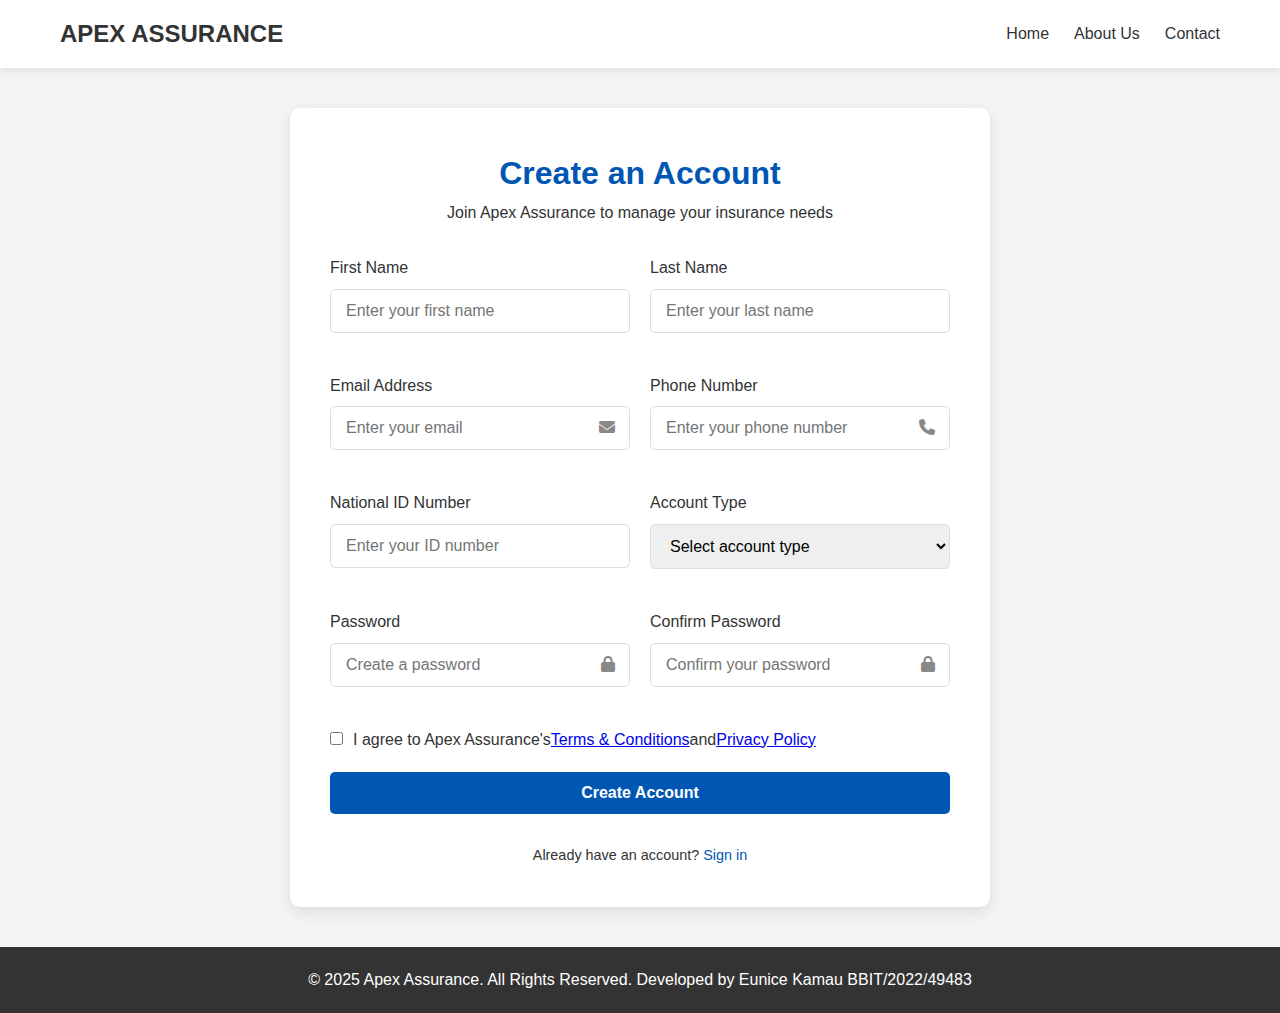
<file: register.html>
<!DOCTYPE html>
<html lang="en">
<head>
    <meta charset="UTF-8">
    <meta name="viewport" content="width=device-width, initial-scale=1.0">
    <title>Register - Apex Assurance</title>
    <link rel="stylesheet" href="https://cdnjs.cloudflare.com/ajax/libs/font-awesome/6.4.0/css/all.min.css">
    <style>
        * {
            margin: 0;
            padding: 0;
            box-sizing: border-box;
            font-family: 'Segoe UI', Tahoma, Geneva, Verdana, sans-serif;
        }
        
        :root {
            --primary-color: #0056b3;
            --secondary-color: #00b359;
            --dark-color: #333;
            --light-color: #f4f4f4;
            --danger-color: #dc3545;
            --success-color: #28a745;
        }
        
        body {
            line-height: 1.6;
            background-color: var(--light-color);
            color: var(--dark-color);
            min-height: 100vh;
            display: flex;
            flex-direction: column;
        }
        
        .container {
            max-width: 1200px;
            margin: 0 auto;
            padding: 0 20px;
        }
        
        /* Header Styles */
        header {
            background-color: #fff;
            box-shadow: 0 2px 10px rgba(0, 0, 0, 0.1);
            width: 100%;
        }
        
        nav {
            display: flex;
            justify-content: space-between;
            align-items: center;
            padding: 15px 0;
        }
        
        .logo a {
            text-decoration: none;
            color: var(--dark-color);
        }
        
        .nav-links {
            display: flex;
            list-style: none;
        }
        
        .nav-links li {
            margin-left: 25px;
        }
        
        .nav-links a {
            text-decoration: none;
            color: var(--dark-color);
            font-weight: 500;
            transition: color 0.3s;
        }
        
        .nav-links a:hover {
            color: var(--primary-color);
        }
        
        /* Register Form */
        .register-section {
            flex: 1;
            display: flex;
            align-items: center;
            justify-content: center;
            padding: 40px 0;
        }
        
        .register-container {
            background-color: white;
            border-radius: 10px;
            box-shadow: 0 5px 15px rgba(0, 0, 0, 0.1);
            padding: 40px;
            width: 100%;
            max-width: 700px;
        }
        
        .register-header {
            text-align: center;
            margin-bottom: 30px;
        }
        
        .register-header h2 {
            font-size: 2rem;
            color: var(--primary-color);
        }
        
        .register-form .form-row {
            display: flex;
            flex-wrap: wrap;
            margin: 0 -10px;
        }
        
        .register-form .form-col {
            flex: 1 0 calc(50% - 20px);
            margin: 0 10px 20px;
        }
        
        .register-form .form-group {
            margin-bottom: 20px;
        }
        
        .register-form label {
            display: block;
            margin-bottom: 8px;
            font-weight: 500;
        }
        
        .register-form input,
        .register-form select {
            width: 100%;
            padding: 12px 15px;
            border: 1px solid #ddd;
            border-radius: 5px;
            font-size: 1rem;
            transition: border-color 0.3s;
        }
        
        .register-form input:focus,
        .register-form select:focus {
            border-color: var(--primary-color);
            outline: none;
        }
        
        .input-icon-wrapper {
            position: relative;
        }
        
        .input-icon {
            position: absolute;
            right: 15px;
            top: 50%;
            transform: translateY(-50%);
            color: #888;
        }
        
        .terms-policy {
            margin-bottom: 20px;
        }
        
        .terms-policy label {
            display: flex;
            align-items: flex-start;
        }
        
        .terms-policy input[type="checkbox"] {
            width: auto;
            margin-right: 10px;
            margin-top: 5px;
        }
        
        .btn {
            display: inline-block;
            padding: 12px 20px;
            cursor: pointer;
            border: none;
            border-radius: 5px;
            text-decoration: none;
            font-weight: bold;
            font-size: 1rem;
            text-align: center;
            transition: background-color 0.3s, transform 0.3s;
            width: 100%;
        }
        
        .btn-primary {
            background-color: var(--primary-color);
            color: white;
        }
        
        .btn-primary:hover {
            background-color: #0045a2;
            transform: translateY(-2px);
        }
        
        .register-footer {
            text-align: center;
            margin-top: 30px;
            font-size: 0.9rem;
        }
        
        .register-footer a {
            color: var(--primary-color);
            text-decoration: none;
            font-weight: 500;
        }
        
        .register-footer a:hover {
            text-decoration: underline;
        }
        
        /* Footer */
        footer {
            background-color: var(--dark-color);
            color: white;
            padding: 20px 0;
            margin-top: auto;
        }
        
        .footer-bottom {
            text-align: center;
        }
        
        /* Responsive */
        @media (max-width: 768px) {
            .nav-links {
                display: none;
            }
            
            .register-container {
                padding: 30px 20px;
            }
            
            .register-form .form-col {
                flex: 1 0 100%;
            }
        }
    </style>
</head>
<body>
    <!-- Header with Navigation -->
    <header>
        <div class="container">
            <nav>
                <div class="logo">
                    <a href="index.html">
                        <h2>APEX ASSURANCE</h2>
                    </a>
                </div>
                <ul class="nav-links">
                    <li><a href="index.html">Home</a></li>
                    <li><a href="about.html">About Us</a></li>
                    <li><a href="contact.html">Contact</a></li>
                </ul>
            </nav>
        </div>
    </header>

    <!-- Register Section -->
    <section class="register-section">
        <div class="register-container">
            <div class="register-header">
                <h2>Create an Account</h2>
                <p>Join Apex Assurance to manage your insurance needs</p>
            </div>
            <form class="register-form" action="dashboard.html" method="GET">
                <div class="form-row">
                    <div class="form-col">
                        <div class="form-group">
                            <label for="first_name">First Name</label>
                            <input type="text" id="first_name" name="first_name" placeholder="Enter your first name" required>
                        </div>
                    </div>
                    <div class="form-col">
                        <div class="form-group">
                            <label for="last_name">Last Name</label>
                            <input type="text" id="last_name" name="last_name" placeholder="Enter your last name" required>
                        </div>
                    </div>
                </div>
                
                <div class="form-row">
                    <div class="form-col">
                        <div class="form-group">
                            <label for="email">Email Address</label>
                            <div class="input-icon-wrapper">
                                <input type="email" id="email" name="email" placeholder="Enter your email" required>
                                <span class="input-icon">
                                    <i class="fas fa-envelope"></i>
                                </span>
                            </div>
                        </div>
                    </div>
                    <div class="form-col">
                        <div class="form-group">
                            <label for="phone">Phone Number</label>
                            <div class="input-icon-wrapper">
                                <input type="tel" id="phone" name="phone" placeholder="Enter your phone number" required>
                                <span class="input-icon">
                                    <i class="fas fa-phone"></i>
                                </span>
                            </div>
                        </div>
                    </div>
                </div>

                <div class="form-row">
                    <div class="form-col">
                        <div class="form-group">
                            <label for="id_number">National ID Number</label>
                            <input type="text" id="id_number" name="id_number" placeholder="Enter your ID number" required>
                        </div>
                    </div>
                    <div class="form-col">
                        <div class="form-group">
                            <label for="user_type">Account Type</label>
                            <select id="user_type" name="user_type" required>
                                <option value="">Select account type</option>
                                <option value="policyholder">Policyholder</option>
                                <option value="repair_center">Repair Center</option>
                                <option value="emergency_service">Emergency Service</option>
                            </select>
                        </div>
                    </div>
                </div>

                <div class="form-row">
                    <div class="form-col">
                        <div class="form-group">
                            <label for="password">Password</label>
                            <div class="input-icon-wrapper">
                                <input type="password" id="password" name="password" placeholder="Create a password" required>
                                <span class="input-icon">
                                    <i class="fas fa-lock"></i>
                                </span>
                            </div>
                        </div>
                    </div>
                    <div class="form-col">
                        <div class="form-group">
                            <label for="confirm_password">Confirm Password</label>
                            <div class="input-icon-wrapper">
                                <input type="password" id="confirm_password" name="confirm_password" placeholder="Confirm your password" required>
                                <span class="input-icon">
                                    <i class="fas fa-lock"></i>
                                </span>
                            </div>
                        </div>
                    </div>
                </div>
                
                <div class="terms-policy">
                    <label for="terms">
                        <input type="checkbox" id="terms" name="terms" required>
                        I agree to Apex Assurance's <a href="#">Terms & Conditions</a> and <a href="#">Privacy Policy</a>
                    </label>
                </div>
                
                <button type="submit" class="btn btn-primary">Create Account</button>
            </form>
            <div class="register-footer">
                <p>Already have an account? <a href="login.html">Sign in</a></p>
            </div>
        </div>
    </section>

    <!-- Footer -->
    <footer>
        <div class="container">
            <div class="footer-bottom">
                <p>&copy; 2025 Apex Assurance. All Rights Reserved. Developed by Eunice Kamau BBIT/2022/49483</p>
            </div>
        </div>
    </footer>
</body>
</html>
</file>
